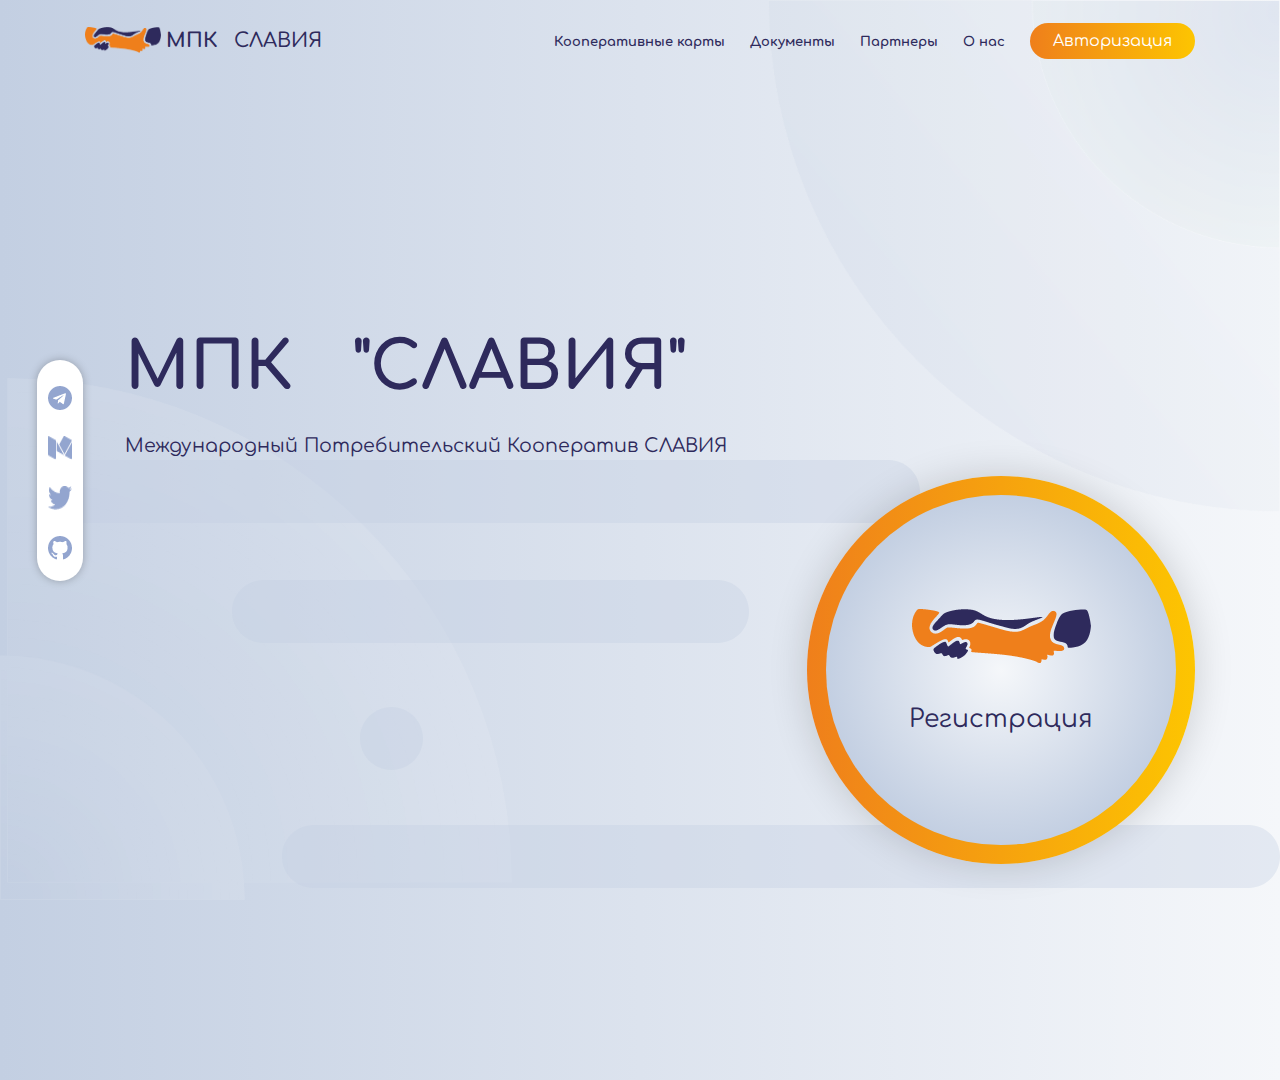
<file: slavia/index.html>
<!DOCTYPE html>
<html lang="en">
<head>
  <meta charset="utf-8">
  <meta http-equiv="X-UA-Compatible" content="IE=edge">
  <meta name="viewport" content="width=device-width, initial-scale=1">

  <title>МПК СЛАВИЯ</title>
  <!-- Стильевые файлы -->
  <link href="https://fonts.googleapis.com/css?family=Comfortaa&display=swap" rel="stylesheet">
  <link href="https://fonts.googleapis.com/css?family=Montserrat&display=swap" rel="stylesheet">
  <link href="https://fonts.googleapis.com/css?family=Comfortaa:700&display=swap" rel="stylesheet">
  <link href="css/bootstrap.css" rel="stylesheet">
  <link href="css/style.css" rel="stylesheet">

</head>
<body>
  <!-- Вставки на фон -->
  <img src="img/bg-left-bottom.png" class="img-bg-left-bottom">
  <img src="img/bg-right-top.png" class="img-bg-right-top">
  <img src="img/bg-center.png" class="img-bg-center">

  <!-- Иконки слева десктоп -->
  <div class="desctop-icons text-center " style="z-index: 5">
    <img src="img/teleg.png"><br>    
    <img src="img/medium.png"> <br>   
    <img src="img/twitter.png"><br>
    <img src="img/github.png">
  </div>
  
  <!--мобильное меню тело -->
  <div class="mobile-menu">
    <div class="container">
      <div class="row">
        <ul class="mobile-menu-ul text-left">
          <a href="coop_cards.html"><li>Кооперативные карты</li></a>
          <a href="documents.html"><li>Документы</li></a>
          <a href="partners.html"><li>Партнеры</li></a>
          <a href="about_us.html"><li>О нас</li></a>
          <a id="modal-545065" href="#modal-container-545065" role="button" class="" data-toggle="modal"><li class="btn-custom-one text-center">Авторизация</li></a>
        </ul>
      </div>
    </div>
  </div>
  <div class="mobile-menu-bg">

  </div>

  <div class="container">
    <div class="row">
      <!-- Шапка главной страницы -->
      <div class="col-md-12"  style="z-index: 5;">
        <div class="row">
          <div class="col-lg-4 col-9">
            <!--Логотип и название -->
            <img src="img/hands_logo.png" class="header-logo">
            <h3 class="header-h3">
              <span>МПК</span> СЛАВИЯ
            </h3>

          </div>
          <div class="col-lg-8 col-3">
            <!-- Десктоп меню -->
            <ul class="desctop-menu text-right d-none d-lg-block">
              <a href="coop_cards.html"><li>Кооперативные карты</li></a>
              <a href="documents.html"><li>Документы</li></a>
              <a href="partners.html"><li>Партнеры</li></a>
              <a href="about_us.html"><li>О нас</li></a>
              <a id="modal-545065" href="#modal-container-545065" role="button" class="" data-toggle="modal"><li class="btn-custom-one text-center">Авторизация</li></a>
            </ul>

            <!--Мобильное меню кнопка-->
            <div class="row d-lg-none">
              <div class="col-12 text-right">
                <img id="burger" class="burger-ico  text-right" src="img/burger.png" status="close">
              </div>
            </div>

          </div>
        </div>
      </div>



      <!--Тело главной страницы -->
      <div class="col-lg-12 d-none d-lg-block"  style="z-index: 4;">
        <h1 class="index-title">МПК "СЛАВИЯ"</h1>
        <p class="index-p">Международный Потребительский Кооператив СЛАВИЯ</p>
      </div>
      <div class="col-md-12 justify-content-end" style="z-index: 4;">
        <!--Кнопка регистрации на главной-->
        <a id="modal-54506521" href="#modal-container-54506521" role="button" class="" data-toggle="modal">
          <div class="index-registration">
            <div class="index-registration-in text-center ">
             <img class="index-registration-img" src="img/hands_logo.png">
             <p class="index-registration-p">Регистрация</p>
           </div>
         </div>
       </a>
     </div>
     <div class="col-md-12 d-lg-none text-center"  style="z-index: 4;">
        <h1 class="index-title mobile-index-tittle">МПК "СЛАВИЯ"</h1>
        <p  class="index-p mobile-index-p">Международный Потребительский Кооператив СЛАВИЯ</p>
      </div>

   </div>
 </div>

 <!--Модальное окно авторизации -->
 <div class="modal fade" id="modal-container-545065" role="dialog" aria-labelledby="myModalLabel" aria-hidden="true">
  <div class="modal-dialog" role="document">
    <div class="modal-content text-center">          
        <!-- <button type="button" class="close" data-dismiss="modal">
          <span aria-hidden="true">×</span>
        </button>      -->    
        <h1 class="modal-h1 text-center">Авторизация в МПК "Славия"</h1>    
        <div class="col-md-12 text-center modal-form">
          <input class="input-modal text-center" type="text" name="login" placeholder="Логин">
          <input class="input-modal text-center" type="password" name="password" placeholder="Пароль">
          <div class="btn-modal ">
            <div  class="btn-custom-one text-center">
              Авторизоваться
            </div>
          </div>

        </div>
      </div>        
    </div>
  </div>

  <!--Модальное окно регистрации -->
  <div class="modal fade" id="modal-container-54506521" role="dialog" aria-labelledby="myModalLabel" aria-hidden="true">
    <div class="modal-dialog" role="document">
      <div class="modal-content text-center">          
        <!-- <button type="button" class="close" data-dismiss="modal">
          <span aria-hidden="true">×</span>
        </button>      -->    
        <h1 class="modal-h1 text-center">Регистрация в МПК "Славия"</h1>    
        <div class="col-md-12 text-center modal-form">
          <input class="input-modal text-center" type="text" name="NAME" placeholder="ФИО">
          <input class="input-modal text-center" type="text" name="login" placeholder="Логин">
          <input class="input-modal text-center" type="password" name="password1" placeholder="Пароль">          
          <input class="input-modal text-center" type="password" name="password2" placeholder="Подтверждение пароля">
          <div class="btn-modal">
            <div  class="btn-custom-one text-center">
              Зарегистрироваться
            </div>
          </div>

        </div>
      </div>        
    </div>
  </div>

  <!-- Scripts -->
  <script src="js/jquery.min.js"></script>
  <script src="js/bootstrap.min.js"></script>
  <script src="js/scripts.js"></script>
</body>
</html>
</file>
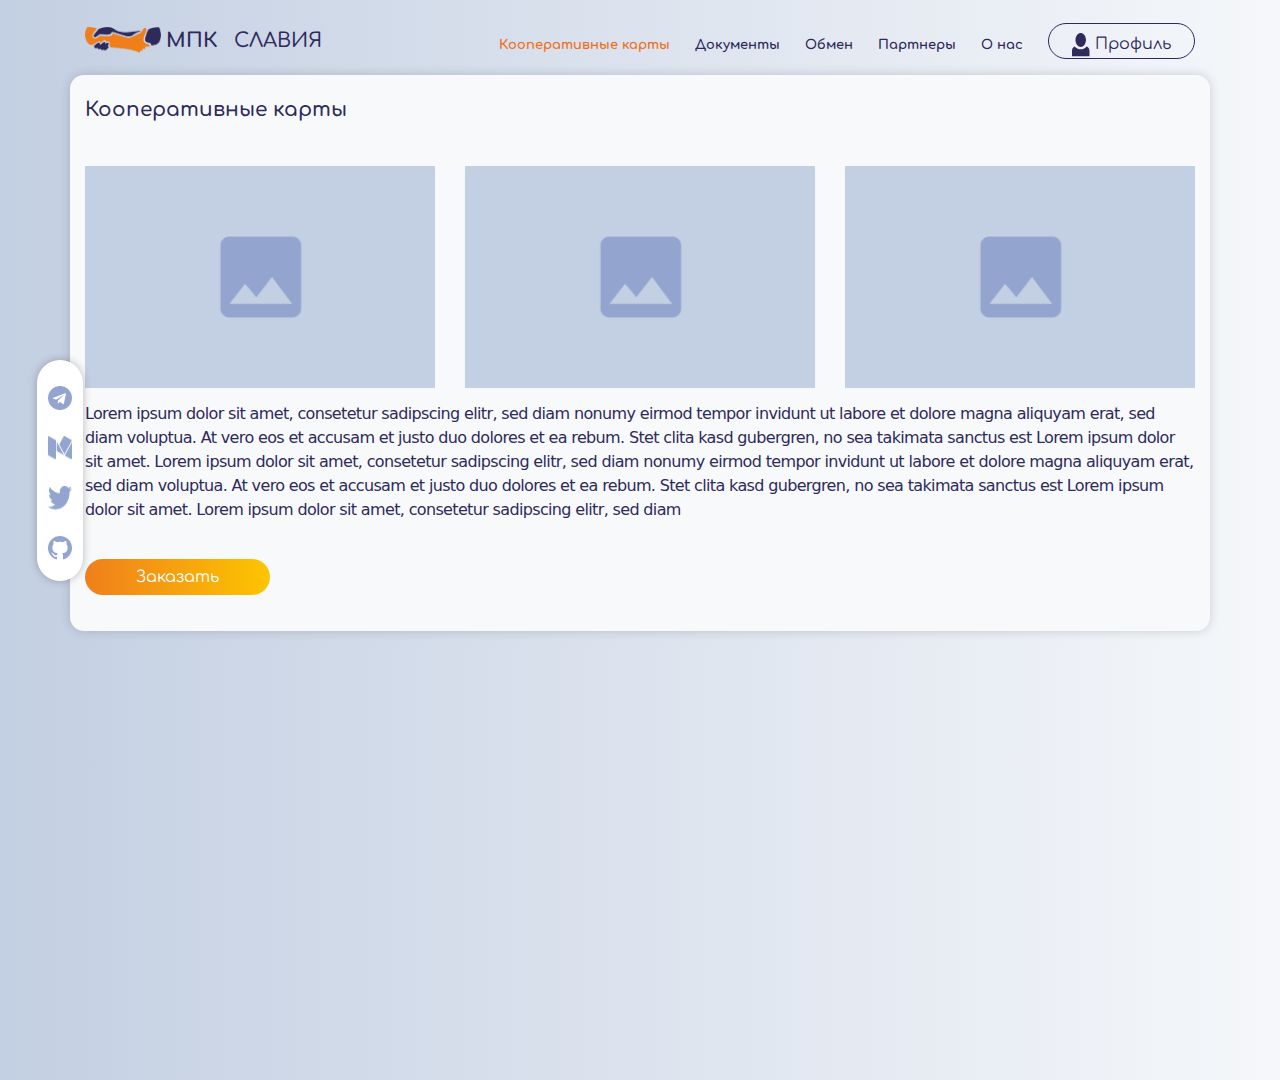
<file: slavia/coop_cards.html>
<!DOCTYPE html>
<html lang="en">
<head>
  <meta charset="utf-8">
  <meta http-equiv="X-UA-Compatible" content="IE=edge">
  <meta name="viewport" content="width=device-width, initial-scale=1">

  <title>МПК СЛАВИЯ</title>
  <!-- Стильевые файлы -->
  <link href="https://fonts.googleapis.com/css?family=Comfortaa&display=swap" rel="stylesheet">
  <link href="https://fonts.googleapis.com/css?family=Montserrat&display=swap" rel="stylesheet">
  <link href="https://fonts.googleapis.com/css?family=Comfortaa:700&display=swap" rel="stylesheet">

  <link href="css/bootstrap.css" rel="stylesheet">
  <link href="css/style.css" rel="stylesheet">

</head>
<body>

  <!-- Иконки слева десктоп -->
  <div class="desctop-icons text-center " style="z-index: 5">
    <img src="img/teleg.png"><br>    
    <img src="img/medium.png"> <br>   
    <img src="img/twitter.png"><br>
    <img src="img/github.png">
  </div>
  
  <!--мобильное меню тело -->
  <div class="mobile-menu">
    <div class="container">
      <div class="row">
        <ul class="mobile-menu-ul text-left">
          <a href="coop_cards.html"><li status="active">Кооперативные карты</li></a>
          <a href="documents.html"><li >Документы</li></a>
          <a href="exchange.html"><li >Обмен</li></a>
          <a href="partners.html"><li >Партнеры</li></a>
          <a href="about_us.html"><li >О нас</li></a>
          <a id="modal-545065" href="profil_user_index.html" role="button" class="" data-toggle="modal"><li class="btn-custom-two  text-center"><img
            src="img/profil.png" > Профиль</li></a>
          </ul>
        </div>
      </div>
    </div>
    <div class="mobile-menu-bg">

    </div>

    <div class="container">
      <div class="row">
        <!-- Шапка главной страницы -->
        <div class="col-md-12"  style="z-index: 5;">
          <div class="row">
            <div class="col-lg-4 col-9">
              <div class="row d-lg-none">
                <!--Логотип и название -->
                <img src="img/hands_logo.png" class="header-logo">
                <h3 class="header-h3" style="margin-top: 22px;">
                  <span>МПК</span> СЛАВИЯ
                </h3>
              </div>
              <div class="d-lg-block d-none">
                <!--Логотип и название -->
                <img src="img/hands_logo.png" class="header-logo">
                <h3 class="header-h3">
                  <span>МПК</span> СЛАВИЯ
                </h3>
              </div>
            </div>
            <div class="col-lg-8 col-3">
              <!-- Десктоп меню -->
              <ul class="desctop-menu text-right d-none d-lg-block">
                <a href="coop_cards.html"><li status="active">Кооперативные карты</li></a>
                <a href="documents.html"><li >Документы</li></a>
                <a href="exchange.html"><li >Обмен</li></a>
                <a href="partners.html"><li>Партнеры</li></a>
                <a href="about_us.html"><li >О нас</li></a>
                <a id="modal-545065" href="profil_user_index.html" role="button" class="" data-toggle="modal"><li class="btn-custom-two text-center" id="profil_user_btn"><img
                  src="img/profil.png"  > Профиль</li></a>
                </ul>

                <!--Мобильное меню кнопка-->
                <div class="row d-lg-none">
                  <div class="col-12 text-right">
                    <img id="burger" class="burger-ico  text-right" src="img/burger.png" status="close">
                  </div>
                </div>

              </div>
            </div>
          </div>




          <!--Тело главной страницы -->
          <div class="col-lg-12"  style="z-index: 4;">
            <div class="row">
              <div class="coop_maps col-lg-12">
                <h1 class="coop_maps-h1">Кооперативные карты</h1>
                <div class="row">
                  <div class="col-lg-4 d-none d-lg-block">
                    <div class="coop_maps-img">
                      <img src="img/zg.png">
                    </div>
                  </div>
                  <div class="col-lg-4  d-none d-lg-block">
                    <div class="coop_maps-img">
                      <img src="img/zg.png">
                    </div>
                  </div>
                  <div class="col-lg-4 d-none d-lg-block">
                    <div class="coop_maps-img">
                      <img src="img/zg.png">
                    </div>
                  </div>
                </div>
                <div id="carouselExampleControls" class="carousel slide d-lg-none d-sm-none d-none d-md-block" data-ride="carousel">
                  <div class="row">
                    <ol class="carousel-indicators">
                      <li data-target="#carouselExampleIndicators" data-slide-to="0" class="active"></li>
                      <li data-target="#carouselExampleIndicators" data-slide-to="1"></li>
                    </ol>
                    <div class="carousel-inner">
                      <div class="carousel-item active">
                        <div class="col-md-6">
                          <div class="coop_maps-img">
                            <img src="img/zg.png">
                          </div>
                        </div>
                        <div class="col-md-6">
                          <div class="coop_maps-img">
                            <img src="img/zg.png">
                          </div>
                        </div>
                      </div>
                      <div class="carousel-item">
                        <div class="col-md-6">
                          <div class="coop_maps-img">
                            <img src="img/zg.png">
                          </div>
                        </div>
                        <div class="col-md-6">
                          <div class="coop_maps-img">
                            <img src="img/zg.png">
                          </div>
                        </div>
                      </div>
                    </div>
                    <a class="carousel-control-prev" href="#carouselExampleControls" role="button" data-slide="prev">
                      <span class="carousel-control-prev-icon" aria-hidden="true"></span>
                      <span class="sr-only">Previous</span>
                    </a>
                    <a class="carousel-control-next" href="#carouselExampleControls" role="button" data-slide="next">
                      <span class="carousel-control-next-icon" aria-hidden="true"></span>
                      <span class="sr-only">Next</span>
                    </a>
                  </div>
                </div>
                <div id="carouselExampleControls2" class="carousel slide d-lg-none d-md-none d-sm-block" data-ride="carousel">
                  <div class="row">
                    <ol class="carousel-indicators">
                      <li data-target="#carouselExampleIndicators2" data-slide-to="0" class="active"></li>
                      <li data-target="#carouselExampleIndicators2" data-slide-to="1"></li>
                      <li data-target="#carouselExampleIndicators2" data-slide-to="3"></li>
                    </ol>
                    <div class="carousel-inner">
                      <div class="carousel-item active">
                        <div class="col-md-12">
                          <div class="coop_maps-img">
                            <img src="img/zg.png">
                          </div>
                        </div>
                      </div>
                      <div class="carousel-item">
                        <div class="col-md-12">
                          <div class="coop_maps-img">
                            <img src="img/zg.png">
                          </div>
                        </div>                       
                      </div>
                       <div class="carousel-item">
                        <div class="col-md-12">
                          <div class="coop_maps-img">
                            <img src="img/zg.png">
                          </div>
                        </div>                       
                      </div>
                    </div>
                    <a class="carousel-control-prev" href="#carouselExampleControls2" role="button" data-slide="prev">
                      <span class="carousel-control-prev-icon" aria-hidden="true"></span>
                      <span class="sr-only">Previous</span>
                    </a>
                    <a class="carousel-control-next" href="#carouselExampleControls2" role="button" data-slide="next">
                      <span class="carousel-control-next-icon" aria-hidden="true"></span>
                      <span class="sr-only">Next</span>
                    </a>
                  </div>
                </div>
                <p class="coop_maps-p">Lorem ipsum dolor sit amet, consetetur sadipscing elitr, sed diam nonumy eirmod tempor invidunt ut labore et dolore magna aliquyam erat, sed diam voluptua. At vero eos et accusam et justo duo dolores et ea rebum. Stet clita kasd gubergren, no sea takimata sanctus est Lorem ipsum dolor sit amet. Lorem ipsum dolor sit amet, consetetur sadipscing elitr, sed diam nonumy eirmod tempor invidunt ut labore et dolore magna aliquyam erat, sed diam voluptua. At vero eos et accusam et justo duo dolores et ea rebum. Stet clita kasd gubergren, no sea takimata sanctus est Lorem ipsum dolor sit amet. Lorem ipsum dolor sit amet, consetetur sadipscing elitr, sed diam</p>

                <div class="col-lg-2 col-md-4 col-sm-12 ">
                  <div class="row coop_maps-btn">
                  <div class="btn-custom-one text-center w-100" >
                    Заказать
                  </div>
                </div>
                </div>
              </div>
            </div>
          </div>

        </div>
      </div>



      <!-- Scripts -->
      <script src="js/jquery.min.js"></script>
      <script src="js/bootstrap.min.js"></script>
      <script src="js/scripts.js"></script>


    </body>
    </html>
</file>
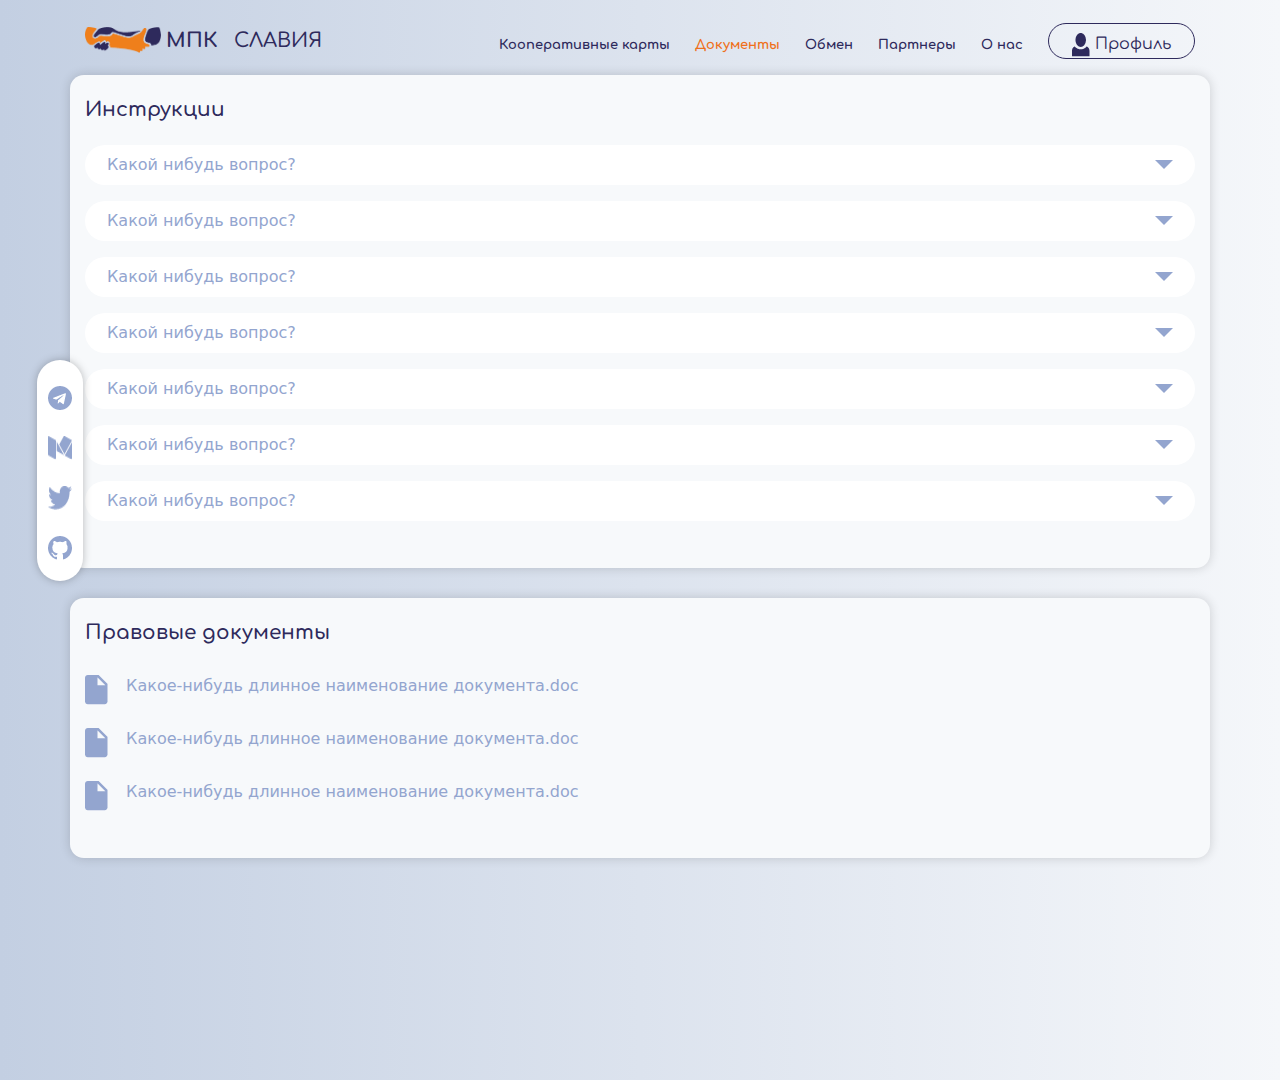
<file: slavia/documents.html>
<!DOCTYPE html>
<html lang="en">
<head>
  <meta charset="utf-8">
  <meta http-equiv="X-UA-Compatible" content="IE=edge">
  <meta name="viewport" content="width=device-width, initial-scale=1">

  <title>МПК СЛАВИЯ</title>
  <!-- Стильевые файлы -->
  <link href="https://fonts.googleapis.com/css?family=Comfortaa&display=swap" rel="stylesheet">
  <link href="https://fonts.googleapis.com/css?family=Montserrat&display=swap" rel="stylesheet">
  <link href="https://fonts.googleapis.com/css?family=Comfortaa:700&display=swap" rel="stylesheet">

  <link href="css/bootstrap.css" rel="stylesheet">
  <link href="css/style.css" rel="stylesheet">

</head>
<body>

  <!-- Иконки слева десктоп -->
  <div class="desctop-icons text-center " style="z-index: 5">
    <img src="img/teleg.png"><br>    
    <img src="img/medium.png"> <br>   
    <img src="img/twitter.png"><br>
    <img src="img/github.png">
  </div>
  
  <!--мобильное меню тело -->
  <div class="mobile-menu">
    <div class="container">
      <div class="row">
        <ul class="mobile-menu-ul text-left">
          <a href="coop_cards.html"><li>Кооперативные карты</li></a>
          <a href="documents.html"><li status="active">Документы</li></a>
          <a href="exchange.html"><li >Обмен</li></a>
          <a href="partners.html"><li >Партнеры</li></a>
          <a href="about_us.html"><li >О нас</li></a>
          <a id="modal-545065" href="profil_user_index.html" role="button" class="" data-toggle="modal"><li class="btn-custom-two  text-center"><img
            src="img/profil.png" > Профиль</li></a>
          </ul>
        </div>
      </div>
    </div>
    <div class="mobile-menu-bg">

    </div>

    <div class="container">
      <div class="row">
        <!-- Шапка главной страницы -->
        <div class="col-md-12"  style="z-index: 5;">
          <div class="row">
            <div class="col-lg-4 col-9">
              <div class="row d-lg-none">
                <!--Логотип и название -->
                <img src="img/hands_logo.png" class="header-logo">
                <h3 class="header-h3" style="margin-top: 22px;">
                  <span>МПК</span> СЛАВИЯ
                </h3>
              </div>
              <div class="d-lg-block d-none">
                <!--Логотип и название -->
                <img src="img/hands_logo.png" class="header-logo">
                <h3 class="header-h3">
                  <span>МПК</span> СЛАВИЯ
                </h3>
              </div>
            </div>
            <div class="col-lg-8 col-3">
              <!-- Десктоп меню -->
              <ul class="desctop-menu text-right d-none d-lg-block">
                <a href="coop_cards.html"><li >Кооперативные карты</li></a>
                <a href="documents.html"><li status="active">Документы</li></a>
                <a href="exchange.html"><li >Обмен</li></a>
                <a href="partners.html"><li>Партнеры</li></a>
                <a href="about_us.html"><li >О нас</li></a>
                <a id="modal-545065" href="profil_user_index.html" role="button" class="" data-toggle="modal"><li class="btn-custom-two text-center" id="profil_user_btn"><img
                  src="img/profil.png"  > Профиль</li></a>
                </ul>

                <!--Мобильное меню кнопка-->
                <div class="row d-lg-none">
                  <div class="col-12 text-right">
                    <img id="burger" class="burger-ico  text-right" src="img/burger.png" status="close">
                  </div>
                </div>

              </div>
            </div>
          </div>



          <!--Тело главной страницы -->
          <div class="col-lg-12"  style="z-index: 4;">
            <div class="row">
              <div class="coop_maps question-bg col-lg-12">
                <h1 class="coop_maps-h1">Инструкции</h1>
                <div class="row">

                    <div class="col-12">
                      <div class="question" id="one_q">
                        <div class="row">

                          <div class="col-12 question-title">
                            <h1>Какой нибудь вопрос?</h1>
                            <img src="img/close.png">
                         </div>
                          <div class="col-12 question-text">
                            <div class="line-question">
                            </div>
                            <p class="coop_maps-p">Lorem ipsum dolor sit amet, consetetur sadipscing elitr, sed diam nonumy eirmod tempor invidunt ut labore et dolore magna aliquyam erat, sed diam voluptua. At vero eos et accusam et justo duo dolores et ea rebum. Stet clita kasd gubergren, no sea takimata sanctus est Lorem ipsum dolor sit amet. Lorem ipsum dolor sit amet, consetetur sadipscing elitr, sed diam nonumy eirmod tempor invidunt ut labore et dolore magna aliquyam erat, sed diam voluptua. At vero eos et accusam et justo duo dolores et ea rebum. Stet clita kasd gubergren, no sea takimata sanctus est Lorem ipsum dolor sit amet. Lorem ipsum dolor sit amet, consetetur sadipscing elitr, sed diam</p>
                          </div>

                        </div>
                      </div>
                    </div>

                    <div class="col-12">
                      <div class="question" id="two_q">
                        <div class="row">

                          <div class="col-12 question-title">
                            <h1>Какой нибудь вопрос?</h1>
                            <img src="img/close.png">
                          </div>
                          
                          <div class="col-12 question-text">
                            <div class="line-question">
                            </div>
                            <p class="coop_maps-p">Lorem ipsum dolor sit amet, consetetur sadipscing elitr, sed diam nonumy eirmod tempor invidunt ut labore et dolore magna aliquyam erat, sed diam voluptua. At vero eos et accusam et justo duo dolores et ea rebum. Stet clita kasd gubergren, no sea takimata sanctus est Lorem ipsum dolor sit amet. Lorem ipsum dolor sit amet, consetetur sadipscing elitr, sed diam nonumy eirmod tempor invidunt ut labore et dolore magna aliquyam erat, sed diam voluptua. At vero eos et accusam et justo duo dolores et ea rebum. Stet clita kasd gubergren, no sea takimata sanctus est Lorem ipsum dolor sit amet. Lorem ipsum dolor sit amet, consetetur sadipscing elitr, sed diam</p>
                          </div>

                        </div>
                      </div>
                    </div>

                    <div class="col-12">
                      <div class="question" id="three_q">
                        <div class="row">

                          <div class="col-12 question-title">
                            <h1>Какой нибудь вопрос?</h1>
                            <img src="img/close.png">
                          </div>
                          
                          <div class="col-12 question-text">
                            <div class="line-question">
                            </div>
                            <p class="coop_maps-p">Lorem ipsum dolor sit amet, consetetur sadipscing elitr, sed diam nonumy eirmod tempor invidunt ut labore et dolore magna aliquyam erat, sed diam voluptua. At vero eos et accusam et justo duo dolores et ea rebum. Stet clita kasd gubergren, no sea takimata sanctus est Lorem ipsum dolor sit amet. Lorem ipsum dolor sit amet, consetetur sadipscing elitr, sed diam nonumy eirmod tempor invidunt ut labore et dolore magna aliquyam erat, sed diam voluptua. At vero eos et accusam et justo duo dolores et ea rebum. Stet clita kasd gubergren, no sea takimata sanctus est Lorem ipsum dolor sit amet. Lorem ipsum dolor sit amet, consetetur sadipscing elitr, sed diam</p>
                          </div>

                        </div>
                      </div>
                    </div>

                    <div class="col-12">
                      <div class="question" id="four_q">
                        <div class="row">

                          <div class="col-12 question-title">
                            <h1>Какой нибудь вопрос?</h1>
                            <img src="img/close.png">
                          </div>
                          
                          <div class="col-12 question-text">
                            <div class="line-question">
                            </div>
                            <p class="coop_maps-p">Lorem ipsum dolor sit amet, consetetur sadipscing elitr, sed diam nonumy eirmod tempor invidunt ut labore et dolore magna aliquyam erat, sed diam voluptua. At vero eos et accusam et justo duo dolores et ea rebum. Stet clita kasd gubergren, no sea takimata sanctus est Lorem ipsum dolor sit amet. Lorem ipsum dolor sit amet, consetetur sadipscing elitr, sed diam nonumy eirmod tempor invidunt ut labore et dolore magna aliquyam erat, sed diam voluptua. At vero eos et accusam et justo duo dolores et ea rebum. Stet clita kasd gubergren, no sea takimata sanctus est Lorem ipsum dolor sit amet. Lorem ipsum dolor sit amet, consetetur sadipscing elitr, sed diam</p>
                          </div>

                        </div>
                      </div>
                    </div>

                    <div class="col-12">
                      <div class="question" id="five_q">
                        <div class="row">

                          <div class="col-12 question-title">
                            <h1>Какой нибудь вопрос?</h1>
                            <img src="img/close.png">
                          </div>
                          
                          <div class="col-12 question-text">
                            <div class="line-question">
                            </div>
                            <p class="coop_maps-p">Lorem ipsum dolor sit amet, consetetur sadipscing elitr, sed diam nonumy eirmod tempor invidunt ut labore et dolore magna aliquyam erat, sed diam voluptua. At vero eos et accusam et justo duo dolores et ea rebum. Stet clita kasd gubergren, no sea takimata sanctus est Lorem ipsum dolor sit amet. Lorem ipsum dolor sit amet, consetetur sadipscing elitr, sed diam nonumy eirmod tempor invidunt ut labore et dolore magna aliquyam erat, sed diam voluptua. At vero eos et accusam et justo duo dolores et ea rebum. Stet clita kasd gubergren, no sea takimata sanctus est Lorem ipsum dolor sit amet. Lorem ipsum dolor sit amet, consetetur sadipscing elitr, sed diam</p>
                          </div>

                        </div>
                      </div>
                    </div>

                    <div class="col-12">
                      <div class="question" id="six_q">
                        <div class="row">

                          <div class="col-12 question-title">
                            <h1>Какой нибудь вопрос?</h1>
                            <img src="img/close.png">
                          </div>
                          
                          <div class="col-12 question-text">
                            <div class="line-question">
                            </div>
                            <p class="coop_maps-p">Lorem ipsum dolor sit amet, consetetur sadipscing elitr, sed diam nonumy eirmod tempor invidunt ut labore et dolore magna aliquyam erat, sed diam voluptua. At vero eos et accusam et justo duo dolores et ea rebum. Stet clita kasd gubergren, no sea takimata sanctus est Lorem ipsum dolor sit amet. Lorem ipsum dolor sit amet, consetetur sadipscing elitr, sed diam nonumy eirmod tempor invidunt ut labore et dolore magna aliquyam erat, sed diam voluptua. At vero eos et accusam et justo duo dolores et ea rebum. Stet clita kasd gubergren, no sea takimata sanctus est Lorem ipsum dolor sit amet. Lorem ipsum dolor sit amet, consetetur sadipscing elitr, sed diam</p>
                          </div>

                        </div>
                      </div>
                    </div>

                    <div class="col-12">
                      <div class="question" id="seven_q">
                        <div class="row">

                          <div class="col-12 question-title">
                            <h1>Какой нибудь вопрос?</h1>
                            <img src="img/close.png">
                          </div>
                          
                          <div class="col-12 question-text">
                            <div class="line-question">
                            </div>
                            <p class="coop_maps-p">Lorem ipsum dolor sit amet, consetetur sadipscing elitr, sed diam nonumy eirmod tempor invidunt ut labore et dolore magna aliquyam erat, sed diam voluptua. At vero eos et accusam et justo duo dolores et ea rebum. Stet clita kasd gubergren, no sea takimata sanctus est Lorem ipsum dolor sit amet. Lorem ipsum dolor sit amet, consetetur sadipscing elitr, sed diam nonumy eirmod tempor invidunt ut labore et dolore magna aliquyam erat, sed diam voluptua. At vero eos et accusam et justo duo dolores et ea rebum. Stet clita kasd gubergren, no sea takimata sanctus est Lorem ipsum dolor sit amet. Lorem ipsum dolor sit amet, consetetur sadipscing elitr, sed diam</p>
                          </div>

                        </div>
                      </div>
                    </div>

                </div>
              </div>
              <div class="coop_maps  col-lg-12">
                <h1 class="coop_maps-h1">Правовые документы</h1>
                <div class="row doc-bg">
                  <div class="col-12 doc ">
                    <img src="img/file_doc.png"> 
                    <h1 >Какое-нибудь длинное наименование документа.doc</h1>
                  </div>

                  <div class="col-12 doc ">
                    <img src="img/file_doc.png"> 
                    <h1 >Какое-нибудь длинное наименование документа.doc</h1>
                  </div>

                  <div class="col-12 doc ">
                    <img src="img/file_doc.png"> 
                    <h1 >Какое-нибудь длинное наименование документа.doc</h1>
                  </div>
                </div>
              </div>                   
            </div>
          </div>
         

        </div>
      </div>



      <!-- Scripts -->
      <script src="js/jquery.min.js"></script>
      <script src="js/bootstrap.min.js"></script>
      <script src="js/scripts.js"></script>

      <script type="text/javascript">
        //открытие текста вопроса
        $('.question').click(function (){
          var id = this.id;
          var block = $('#'+id+ ' .question-text').css('display');
          if (block == 'none')
          {
            $('#' + id + ' .question-text').slideDown("slow");
            $('#'+id + ' img').attr('src', 'img/open.png')
          }
          else
          {
            $('#' + id + ' .question-text').slideUp("slow");
            $('#'+id + ' img').attr('src', 'img/close.png')
          }
          
        });
      </script>
    </body>
    </html>
</file>
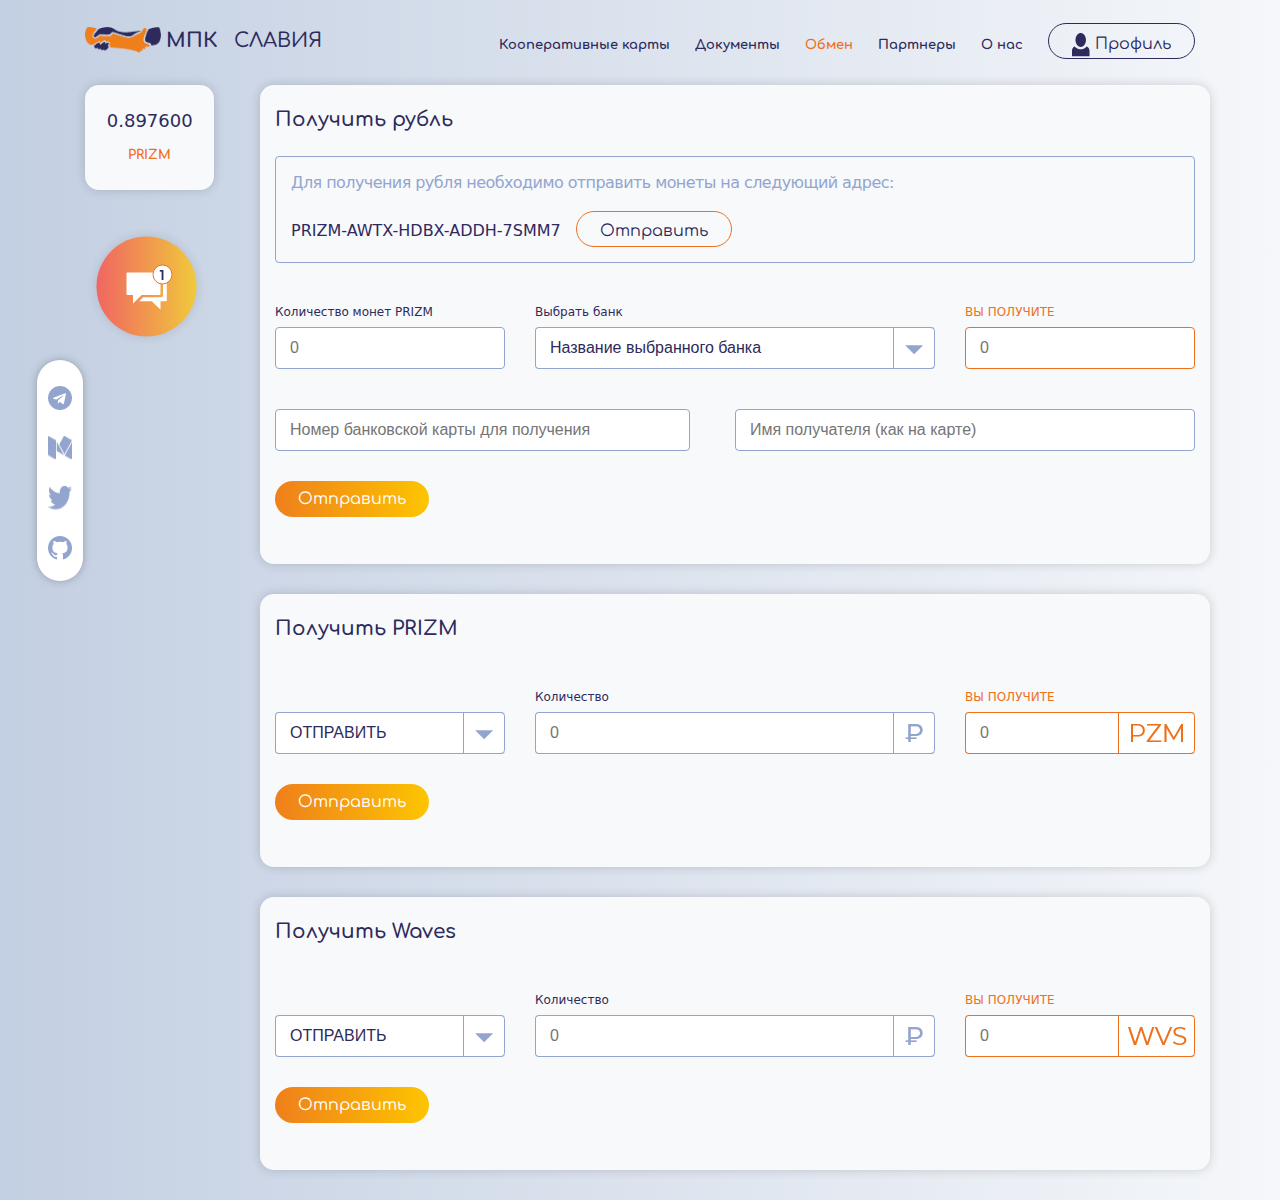
<file: slavia/exchange.html>
<!DOCTYPE html>
<html lang="en">
<head>
  <meta charset="utf-8">
  <meta http-equiv="X-UA-Compatible" content="IE=edge">
  <meta name="viewport" content="width=device-width, initial-scale=1">

  <title>МПК СЛАВИЯ</title>
  <!-- Стильевые файлы -->
  <link href="https://fonts.googleapis.com/css?family=Comfortaa&display=swap" rel="stylesheet">
  <link href="https://fonts.googleapis.com/css?family=Montserrat&display=swap" rel="stylesheet">
  <link href="https://fonts.googleapis.com/css?family=Comfortaa:700&display=swap" rel="stylesheet">

  <link href="css/bootstrap.css" rel="stylesheet">
  <link href="css/style.css" rel="stylesheet">

</head>
<body>

  <!-- Иконки слева десктоп -->
  <div class="desctop-icons text-center " style="z-index: 5">
    <img src="img/teleg.png"><br>    
    <img src="img/medium.png"> <br>   
    <img src="img/twitter.png"><br>
    <img src="img/github.png">
  </div>
  
  <!--мобильное меню тело -->
  <div class="mobile-menu">
    <div class="container">
      <div class="row">
        <ul class="mobile-menu-ul text-left">
          <a href="coop_cards.html"><li>Кооперативные карты</li></a>
          <a href="documents.html"><li >Документы</li></a>
          <a href="exchange.html"><li status="active">Обмен</li></a>
          <a href="partners.html"><li >Партнеры</li></a>
          <a href="about_us.html"><li >О нас</li></a>
          <a id="modal-545065" href="#modal-container-545065" role="button" class="" data-toggle="modal"><li class="btn-custom-two  text-center"><img
            src="img/profil.png" > Профиль</li></a>
          </ul>
        </div>
      </div>
    </div>
    <div class="mobile-menu-bg">

    </div>

    <div class="container">
      <div class="row">
        <!-- Шапка главной страницы -->
        <div class="col-md-12"  style="z-index: 5;">
          <div class="row">
            <div class="col-lg-4 col-9">
              <div class="row d-lg-none">
                <!--Логотип и название -->
                <img src="img/hands_logo.png" class="header-logo">
                <h3 class="header-h3" style="margin-top: 22px;">
                  <span>МПК</span> СЛАВИЯ
                </h3>
              </div>
              <div class="d-lg-block d-none">
                <!--Логотип и название -->
                <img src="img/hands_logo.png" class="header-logo">
                <h3 class="header-h3">
                  <span>МПК</span> СЛАВИЯ
                </h3>
              </div>
            </div>
            <div class="col-lg-8 col-3">
              <!-- Десктоп меню -->
              <ul class="desctop-menu text-right d-none d-lg-block">
                <a href="coop_cards.html"><li >Кооперативные карты</li></a>
                <a href="documents.html"><li >Документы</li></a>
                <a href="exchange.html"><li status="active">Обмен</li></a>
                <a href="partners.html"><li>Партнеры</li></a>
                <a href="about_us.html"><li >О нас</li></a>
                <a id="modal-545065" href="#modal-container-545065" role="button" class="" data-toggle="modal"><li class="btn-custom-two text-center" id="profil_user_btn"><img
                  src="img/profil.png"  > Профиль</li></a>
                </ul>

                <!--Мобильное меню кнопка-->
                <div class="row d-lg-none">
                  <div class="col-12 text-right">
                    <img id="burger" class="burger-ico  text-right" src="img/burger.png" status="close">
                  </div>
                </div>

              </div>
            </div>
          </div>


          <!--Кнопка чата fixed-->
          <img src="img/chat_ico.png" class="chat_ico-fixed d-lg-none">  

          <div class="d-lg-none col-md-12"  style="z-index: 4; margin-top: 10px;">
            <div class="row">
              <div class="coop_maps question-bg  ex-mob-pd">
                  <h1 class="ib ex-mobile-h1-num">0.897600</h1>
                  <h1 class="ib ex-mobile-h1-prizm">prizm</h1>
              </div>
            </div>
          </div>
          <!--Тело главной страницы  desctop-->
          <div class="col-lg-2 left-panel d-none d-lg-block" style=" margin-top: 10px;">           
            <div class="coop_maps question-bg col-lg-12 col-md-4">
              <div class="row ">
                <div class="col-12 text-center" >
                  <h1 class="coin-num ">
                    0.897600
                  </h1>
                  <h1 class="coin-num-name ">
                    prizm
                  </h1>
                </div>
              </div>  
            </div>
            <div class="col-lg-12 col-md-4">
              <div class="row">
                <div class="col-12 text-center">
                  <img src="img/chat_ico.png" class="chat_ico">  
                </div>
              </div>

            </div>                   
          </div>
          <div class="col-lg-10 d-none d-lg-block"  style="z-index: 4; margin-top: 10px;">
            <div class="row">
              <div class="coop_maps question-bg col-lg-12">
                <h1 class="coop_maps-h1">Получить рубль</h1>
                
                <div class="col-12 pryamougolnik">
                  <p>Для получения рубля необходимо отправить монеты на следующий адрес:</p>
                  <h3>PRIZM-AWTX-HDBX-ADDH-7SMM7</h3>
                  <button class="btn-custom-two  text-center">Отправить</button>
                </div>
                <div class="col-12">
                  <div class="row">
                    <div class="col-lg-3 input-exchange">
                      <div class="row">
                        <span>Количество монет PRIZM</span>
                        <input placeholder="0" type="text" name="">
                      </div>                       
                    </div>
                    <div class="col-lg-6 input-exchange ">
                      <div class="row ">
                        <span class="select-exchange">Выбрать банк</span>
                        <div class="select-exchange w-100">
                          <select>
                            <option>Название выбранного банка</option>
                          </select>
                        </div>
                      </div>
                    </div>
                    <div class="col-lg-3 input-exchange orange-input">
                      <div class="row">
                        <span>Вы получите</span>
                        <input placeholder="0" id="exp" type="text" name="">
                      </div>
                    </div>
                  </div>
                </div>
                <div class="col-12">
                  <div class="row">
                    <div class="col-lg-6 input-exchange">
                      <div class="row">
                        <input type="text" name="" class="input-pd-right" placeholder="Номер банковской карты для получения">
                      </div>
                    </div>
                    <div class="col-lg-6 input-exchange">
                      <div class="row">
                        <input type="text" name="" placeholder="Имя получателя (как на карте)">
                      </div>
                    </div>
                    <div class="col-12">
                      <div class="row">
                        <div class="btn-custom-one exchange-pd text-center">
                          Отправить
                        </div>
                      </div>
                    </div>
                  </div>
                </div>
                
                
                
              </div>                  
              <div class="coop_maps question-bg col-lg-12">
                <h1 class="coop_maps-h1">Получить PRIZM</h1>


                <div class="col-12">
                  <div class="row">
                    <div class="col-lg-3 input-exchange select-custom">
                      <div class="row">
                        <span>&nbsp;</span>
                        <select class="">
                          <option>ОТПРАВИТЬ</option>
                        </select>
                      </div>                       
                    </div>
                    <div class="col-lg-6 input-exchange  input-custom-rub">
                      <div class="row ">
                        <span class="select-exchange">Количество</span>
                        <div class="select-exchange w-100">
                          <input placeholder="0" type="text" name="">
                        </div>
                      </div>
                    </div>
                    <div class="col-lg-3 input-exchange orange-input input-custom-prizm">
                      <div class="row">
                        <span>Вы получите</span>
                        <input placeholder="0" id="exp" type="text" name="">
                      </div>
                    </div>
                  </div>
                </div>
                <div class="col-12">
                  <div class="row">

                    <div class="col-12">
                      <div class="row">
                        <div class="btn-custom-one exchange-pd text-center">
                          Отправить
                        </div>
                      </div>
                    </div>
                  </div>
                </div>
                
                
                
              </div>
              <div class="coop_maps question-bg col-lg-12">
                <h1 class="coop_maps-h1">Получить Waves</h1>


                <div class="col-12">
                  <div class="row">
                    <div class="col-lg-3 input-exchange select-custom">
                      <div class="row">
                        <span>&nbsp;</span>
                        <select class="">
                          <option>ОТПРАВИТЬ</option>
                        </select>
                      </div>                       
                    </div>
                    <div class="col-lg-6 input-exchange  input-custom-rub">
                      <div class="row ">
                        <span class="select-exchange">Количество</span>
                        <div class="select-exchange w-100">
                          <input placeholder="0" type="text" name="">
                        </div>
                      </div>
                    </div>
                    <div class="col-lg-3 input-exchange orange-input input-custom-waws">
                      <div class="row">
                        <span>Вы получите</span>
                        <input placeholder="0" id="exp" type="text" name="">
                      </div>
                    </div>
                  </div>
                </div>
                <div class="col-12">
                  <div class="row">

                    <div class="col-12">
                      <div class="row">
                        <div class="btn-custom-one exchange-pd text-center">
                          Отправить
                        </div>
                      </div>
                    </div>
                  </div>
                </div>
                
                
                
              </div>                   
            </div>
          </div>


          <!-- Тело главной страницы mobile -->
          <div class="col-md-12 d-lg-none"  style="z-index: 4; margin-top: 10px;">
            <div class="row">
              <div class="coop_maps question-bg col-lg-12 ex-mob-pd" style="">
                <div class="click_ex" id="one-ex">
                  <h1 class="coop_maps-h1 ib">Получить рубль</h1>
                  <img src="img/close.png" class="close_ex ib">

                  <div class="tab-ex">
                    <div class="col-12 pryamougolnik">
                      <p>Для получения рубля необходимо отправить монеты на следующий адрес:</p>
                      <h3>PRIZM-AWTX-HDBX-ADDH-7SMM7</h3>
                      <button class="btn-custom-two  text-center">Отправить</button>
                    </div>
                    <div class="col-12">
                      <div class="row">
                        <div class="col-lg-3 input-exchange">
                          <div class="row">
                            <span>Количество монет PRIZM</span>
                            <input placeholder="0" type="text" name="">
                          </div>                       
                        </div>
                        <div class="col-lg-6 input-exchange ">
                          <div class="row ">
                            <span class="select-exchange">Выбрать банк</span>
                            <div class="select-exchange w-100">
                              <select>
                                <option>Название выбранного банка</option>
                              </select>
                            </div>
                          </div>
                        </div>
                        <div class="col-lg-3 input-exchange orange-input">
                          <div class="row">
                            <span>Вы получите</span>
                            <input placeholder="0" id="exp" type="text" name="">
                          </div>
                        </div>
                      </div>
                    </div>
                    <div class="col-12">
                      <div class="row">
                        <div class="col-lg-6 input-exchange">
                          <div class="row">
                            <input type="text" name="" class="input-pd-right" placeholder="Номер банковской карты для получения">
                          </div>
                        </div>
                        <div class="col-lg-6 input-exchange">
                          <div class="row">
                            <input type="text" name="" placeholder="Имя получателя (как на карте)">
                          </div>
                        </div>
                        <div class="col-12">
                          <div class="row">
                            <div class="btn-custom-one exchange-pd text-center">
                              Отправить
                            </div>
                          </div>
                        </div>
                      </div>
                    </div>
                  </div>
                </div>
                
              </div>                  
              <div class="coop_maps question-bg col-lg-12 ex-mob-pd">
                <div class="click_ex" id="two-ex">
                  <h1 class="coop_maps-h1 ib">Получить PRIZM</h1>
                  <img src="img/close.png" class="close_ex ib">
                  <div class="tab-ex">
                    <div class="col-12">
                      <div class="row">
                        <div class="col-lg-3 input-exchange select-custom">
                          <div class="row">
                            <span>&nbsp;</span>
                            <select class="">
                              <option>ОТПРАВИТЬ</option>
                            </select>
                          </div>                       
                        </div>
                        <div class="col-lg-6 input-exchange  input-custom-rub">
                          <div class="row ">
                            <span class="select-exchange">Количество</span>
                            <div class="select-exchange w-100">
                              <input placeholder="0" type="text" name="">
                            </div>
                          </div>
                        </div>
                        <div class="col-lg-3 input-exchange orange-input input-custom-prizm">
                          <div class="row">
                            <span>Вы получите</span>
                            <input placeholder="0" id="exp" type="text" name="">
                          </div>
                        </div>
                      </div>
                    </div>
                    <div class="col-12">
                      <div class="row">

                        <div class="col-12">
                          <div class="row">
                            <div class="btn-custom-one exchange-pd text-center">
                              Отправить
                            </div>
                          </div>
                        </div>
                      </div>
                    </div>
                  </div>
                </div>
                
                
              </div>
              <div class="coop_maps question-bg col-lg-12 ex-mob-pd">
                <div class="click_ex" id="three-ex">
                  <h1 class="coop_maps-h1 ib">Получить Waves</h1>
                  <img src="img/close.png" class="close_ex ib">
                  <div class="tab-ex">
                    <div class="col-12">
                      <div class="row">
                        <div class="col-lg-3 input-exchange select-custom">
                          <div class="row">
                            <span>&nbsp;</span>
                            <select class="">
                              <option>ОТПРАВИТЬ</option>
                            </select>
                          </div>                       
                        </div>
                        <div class="col-lg-6 input-exchange  input-custom-rub">
                          <div class="row ">
                            <span class="select-exchange">Количество</span>
                            <div class="select-exchange w-100">
                              <input placeholder="0" type="text" name="">
                            </div>
                          </div>
                        </div>
                        <div class="col-lg-3 input-exchange orange-input input-custom-waws">
                          <div class="row">
                            <span>Вы получите</span>
                            <input placeholder="0" id="exp" type="text" name="">
                          </div>
                        </div>
                      </div>
                    </div>
                    <div class="col-12">
                      <div class="row">

                        <div class="col-12">
                          <div class="row">
                            <div class="btn-custom-one exchange-pd text-center">
                              Отправить
                            </div>
                          </div>
                        </div>
                      </div>
                    </div>
                  </div>
                </div>
                
                
                
              </div>                   
            </div>
          </div>



        </div>
      </div>
      




      <!-- Scripts -->
      <script src="js/jquery.min.js"></script>
      <script src="js/bootstrap.min.js"></script>
      <script src="js/scripts.js"></script>
      <script type="js/mask.js"></script>

      <script type="text/javascript">
        //open and close mobile form exchange
        $('.click_ex').click(function(){
          var id = this.id;
          var block = $('#'+id+ ' .tab-ex').css('display');
          if (block == 'none')
          {
            $('#' + id + ' .tab-ex').slideDown("slow");
            $('#'+id + ' img').attr('src', 'img/open.png')
          }
          else
          {
            $('#' + id + ' .tab-ex').slideUp("slow");
            $('#'+id + ' img').attr('src', 'img/close.png')
          }
        });

      </script>



    </body>
    </html>
</file>
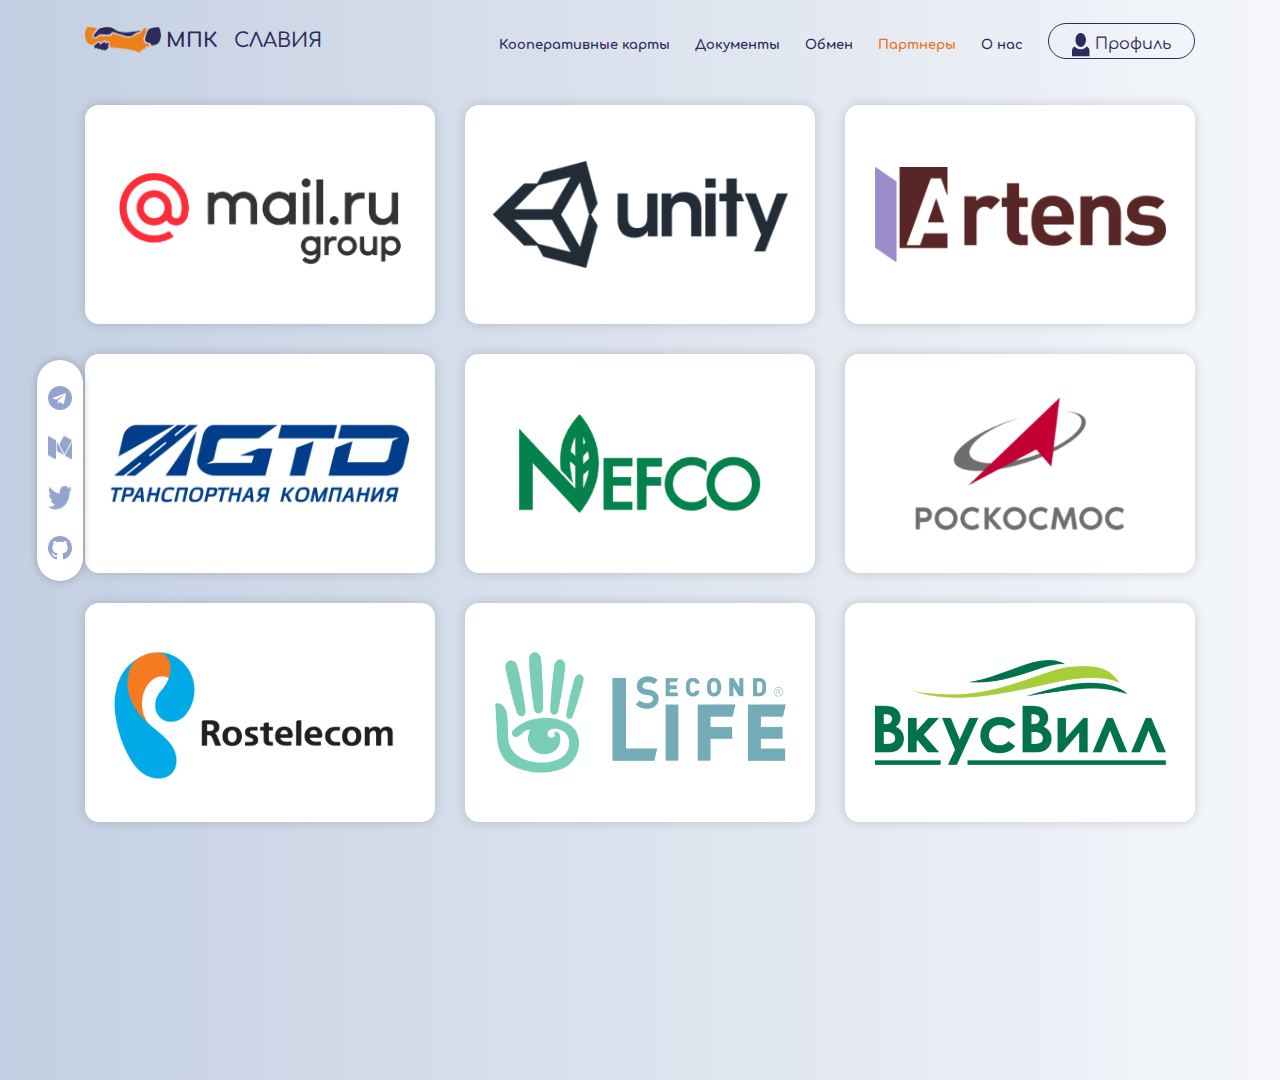
<file: slavia/partners.html>
<!DOCTYPE html>
<html lang="en">
<head>
  <meta charset="utf-8">
  <meta http-equiv="X-UA-Compatible" content="IE=edge">
  <meta name="viewport" content="width=device-width, initial-scale=1">

  <title>МПК СЛАВИЯ</title>
  <!-- Стильевые файлы -->
  <link href="https://fonts.googleapis.com/css?family=Comfortaa&display=swap" rel="stylesheet">
  <link href="https://fonts.googleapis.com/css?family=Montserrat&display=swap" rel="stylesheet">
  <link href="https://fonts.googleapis.com/css?family=Comfortaa:700&display=swap" rel="stylesheet">
  <link href="css/bootstrap.css" rel="stylesheet">
  <link href="css/style.css" rel="stylesheet">

</head>
<body>

  <!-- Иконки слева десктоп -->
  <div class="desctop-icons text-center " style="z-index: 5">
    <img src="img/teleg.png"><br>    
    <img src="img/medium.png"> <br>   
    <img src="img/twitter.png"><br>
    <img src="img/github.png">
  </div>
  

  <!--мобильное меню тело -->
  <div class="mobile-menu">
    <div class="container">
      <div class="row">
        <ul class="mobile-menu-ul text-left">
          <a href="coop_cards.html"><li>Кооперативные карты</li></a>
          <a href="documents.html"><li>Документы</li></a>
          <a href="exchange.html"><li >Обмен</li></a>
          <a href="partners.html"><li status="active" >Партнеры</li></a>
          <a href="about_us.html"><li >О нас</li></a>
          <a id="modal-545065" href="profil_user_index.html" role="button" class="" data-toggle="modal"><li class="btn-custom-two  text-center"><img
            src="img/profil.png" > Профиль</li></a>
          </ul>
        </div>
      </div>
    </div>
    <div class="mobile-menu-bg">

    </div>

    <div class="container">
      <div class="row">
        <!-- Шапка главной страницы -->
        <div class="col-md-12"  style="z-index: 5;">
          <div class="row">
            <div class="col-lg-4 col-9">
              <div class="row d-lg-none">
                <!--Логотип и название -->
                <img src="img/hands_logo.png" class="header-logo">
                <h3 class="header-h3" style="margin-top: 22px;">
                  <span>МПК</span> СЛАВИЯ
                </h3>
              </div>
              <div class="d-lg-block d-none">
                <!--Логотип и название -->
                <img src="img/hands_logo.png" class="header-logo">
                <h3 class="header-h3">
                  <span>МПК</span> СЛАВИЯ
                </h3>
              </div>
            </div>
            <div class="col-lg-8 col-3">
              <!-- Десктоп меню -->
              <ul class="desctop-menu text-right d-none d-lg-block">
                <a href="coop_cards.html"><li >Кооперативные карты</li></a>
                <a href="documents.html"><li>Документы</li></a>
                <a href="exchange.html"><li >Обмен</li></a>
                <a href="partners.html"><li  status="active">Партнеры</li></a>
                <a href="about_us.html"><li >О нас</li></a>
                <a id="modal-545065" href="profil_user_index.html" role="button" class="" data-toggle="modal"><li class="btn-custom-two text-center" id="profil_user_btn"><img
                  src="img/profil.png"  > Профиль</li></a>
                </ul>

                <!--Мобильное меню кнопка-->
                <div class="row d-lg-none">
                  <div class="col-12 text-right">
                    <img id="burger" class="burger-ico  text-right" src="img/burger.png" status="close">
                  </div>
                </div>

              </div>
            </div>
          </div>




      <!--Тело главной страницы  -->
      <div class="col-lg-12"  style="z-index: 4;">
        <div class="row">
          <div class="col-lg-4 col-md-6">
            <div class="partners-bg text-center align-middle">
              <img src="img/partners/1200px-MailLogo.svg.png">
            </div>
          </div>
          <div class="col-lg-4 col-md-6">
            <div class="partners-bg text-center align-middle">
              <img src="img/partners/14961041632290.png">
            </div>
          </div>
          <div class="col-lg-4 col-md-6">
            <div class="partners-bg text-center align-middle">
              <img src="img/partners/Artens_Logo.png">
            </div>
          </div>
          <div class="col-lg-4 col-md-6">
            <div class="partners-bg text-center align-middle">
              <img src="img/partners/gpl-big-logo.png">
            </div>
          </div>
          <div class="col-lg-4 col-md-6">
            <div class="partners-bg text-center align-middle">
              <img src="img/partners/Logo-for-www-and-screening-no-background-PNG.png">
            </div>
          </div>
          <div class="col-lg-4 col-md-6">
            <div class="partners-bg text-center align-middle">
              <img src="img/partners/Roscosmos-logo-main.png">
            </div>
          </div>
          <div class="col-lg-4 col-md-6">
            <div class="partners-bg text-center align-middle">
              <img src="img/partners/Rostelekom_logo_horizontal.png">
            </div>
          </div>
          <div class="col-lg-4 col-md-6">
            <div class="partners-bg text-center align-middle">
              <img src="img/partners/Second_Life_logo.png">
            </div>
          </div>
          <div class="col-lg-4 col-md-6">
            <div class="partners-bg text-center align-middle">
              <img src="img/partners/vkusvill-logo-old.png">
            </div>
          </div>
        </div>
      </div>


   </div>
</div>


  <!-- Scripts -->
  <script src="js/jquery.min.js"></script>
  <script src="js/bootstrap.min.js"></script>
  <script src="js/scripts.js"></script>

</body>
</html>
</file>
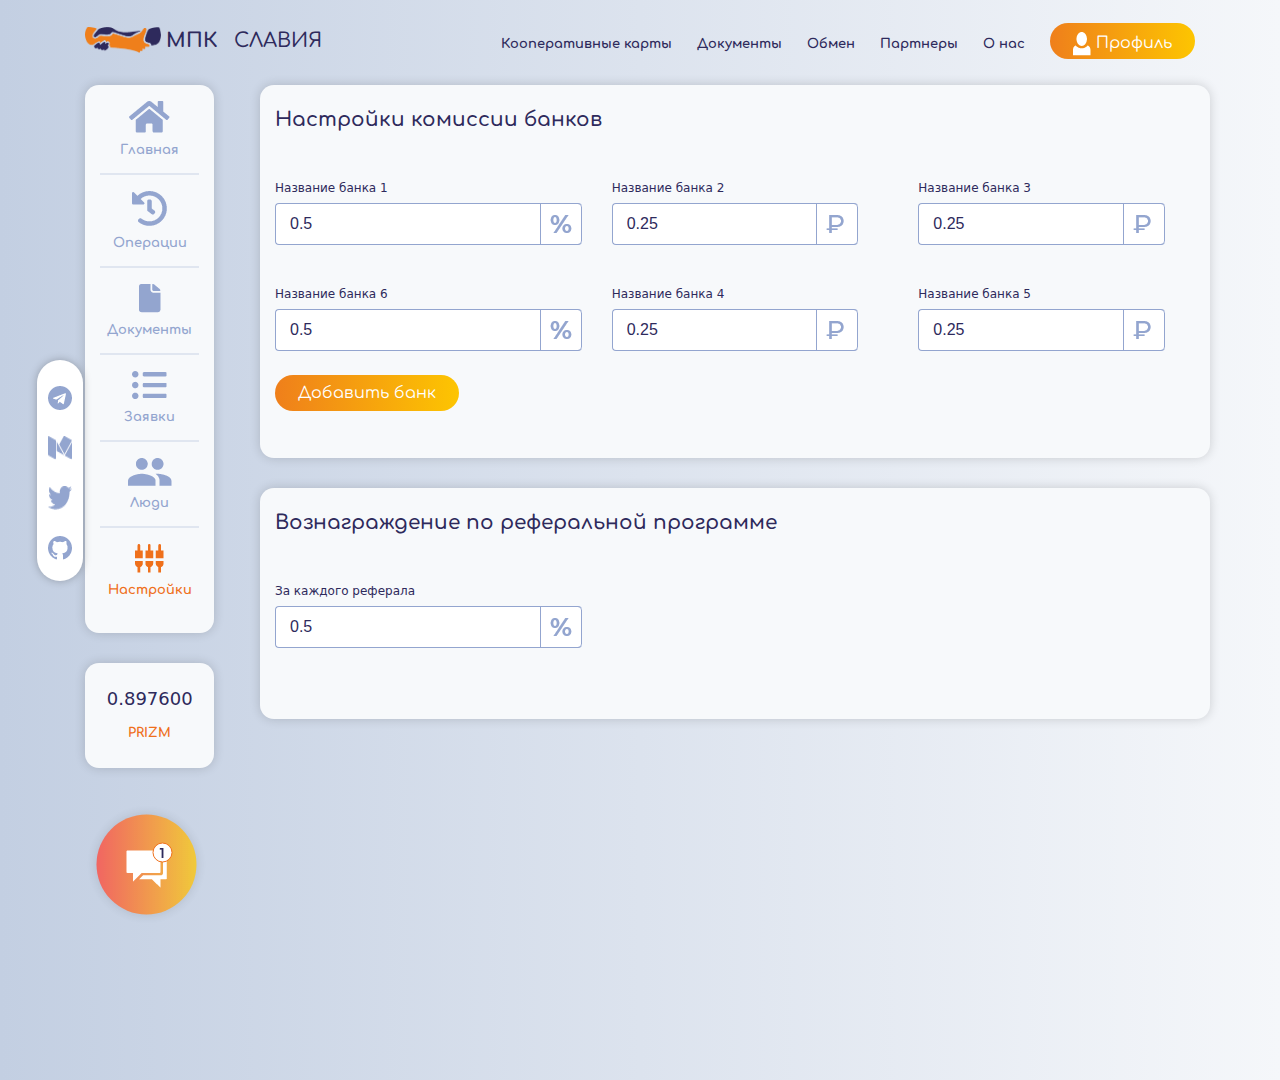
<file: slavia/profil_admin_settings.html>
<!DOCTYPE html>
<html lang="en">
<head>
  <meta charset="utf-8">
  <meta http-equiv="X-UA-Compatible" content="IE=edge">
  <meta name="viewport" content="width=device-width, initial-scale=1">

  <title>МПК СЛАВИЯ</title>
  <!-- Стильевые файлы -->
  <link href="https://fonts.googleapis.com/css?family=Comfortaa&display=swap" rel="stylesheet">
  <link href="https://fonts.googleapis.com/css?family=Montserrat&display=swap" rel="stylesheet">
  <link href="https://fonts.googleapis.com/css?family=Comfortaa:700&display=swap" rel="stylesheet">

  <link href="css/bootstrap.css" rel="stylesheet">
  <link href="css/style.css" rel="stylesheet">

</head>
<body>

  <!-- Иконки слева десктоп -->
  <div class="desctop-icons text-center " style="z-index: 5">
    <img src="img/teleg.png"><br>    
    <img src="img/medium.png"> <br>   
    <img src="img/twitter.png"><br>
    <img src="img/github.png">
  </div>
  
  <!--мобильное меню тело -->
  <div class="mobile-menu">
    <div class="container">
      <div class="row">
        <ul class="mobile-menu-ul text-left">
          <a href="coop_cards.html"><li>Кооперативные карты</li></a>
          <a href="documents.html"><li >Документы</li></a>
          <a href="exchange.html"><li >Обмен</li></a>
          <a href="partners.html"><li >Партнеры</li></a>
          <a href="about_us.html"><li >О нас</li></a>
          <a id="modal-545065" href="#modal-container-545065" role="button" class="" data-toggle="modal"><li class="btn-custom-two  text-center"><img
            src="img/profil.png" > Профиль</li></a>
          </ul>
        </div>
      </div>
    </div>
    <div class="mobile-menu-bg">

    </div>

    <div class="container">
      <div class="row">
        <!-- Шапка главной страницы -->
        <div class="col-md-12"  style="z-index: 5;">
          <div class="row">
            <div class="col-lg-4 col-9">
              <div class="row d-lg-none">
                <!--Логотип и название -->
                <img src="img/hands_logo.png" class="header-logo">
                <h3 class="header-h3" style="margin-top: 22px;">
                  <span>МПК</span> СЛАВИЯ
                </h3>
              </div>
              <div class="d-lg-block d-none">
                <!--Логотип и название -->
                <img src="img/hands_logo.png" class="header-logo">
                <h3 class="header-h3">
                  <span>МПК</span> СЛАВИЯ
                </h3>
              </div>
            </div>
            <div class="col-lg-8 col-3">
              <!-- Десктоп меню -->
              <ul class="desctop-menu text-right d-none d-lg-block">
                <a href="coop_cards.html"><li >Кооперативные карты</li></a>
                <a href="documents.html"><li >Документы</li></a>
                <a href="exchange.html"><li>Обмен</li></a>
                <a href="partners.html"><li>Партнеры</li></a>
                <a href="about_us.html"><li >О нас</li></a>
                <a id="modal-545065" href="#modal-container-545065" role="button" class="" data-toggle="modal"><li class="btn-custom-one text-center" id=""><img
                  src="img/profil_active.png"  > Профиль</li></a>
                </ul>

                <!--Мобильное меню кнопка-->
                <div class="row d-lg-none">
                  <div class="col-12 text-right">
                    <img id="burger" class="burger-ico  text-right" src="img/burger.png" status="close">
                  </div>
                </div>

              </div>
            </div>
          </div>


          <!--Кнопка чата fixed-->
          <img src="img/chat_ico.png" class="chat_ico-fixed d-lg-none">  

          <div class="d-lg-none col-md-12"  style="z-index: 4; margin-top: 10px;">
            <div class="row">
              <div class="coop_maps question-bg  ex-mob-pd col-6">
                <h1 class="ib ex-mobile-h1-num">0.897600</h1>
                <h1 class="ib ex-mobile-h1-prizm">prizm</h1>
              </div>
              <div class="col-6">
                <select class="profil-mobile-menu w-100">
                  <option>Главная</option>
                  <option>Операции</option>
                  <option>Документы</option>
                  <option>Заявки</option>
                  <option>Люди</option>
                </select>
              </div>
            </div>
          </div>
          <!--Тело главной страницы  desctop-->
          <div class="col-lg-2 left-panel d-none d-lg-block" style=" margin-top: 10px;">           
            <div class="coop_maps question-bg col-lg-12 col-md-4">
              <div class="row ">
                <div class="col-12 text-center" >
                  <a href="profil_user_index.html">
                    <div class="profil-user-menu-item w-100 text-center" >
                      <img src="img/home_dis.png">
                      <p>Главная</p>
                    </div>
                  </a>
                  <div class="profil-menu-line">
                  </div>
                  <a href="profil_user_operation.html">
                    <div class="profil-user-menu-item w-100 text-center" >
                      <img src="img/operation_dis.png">
                      <p>Операции</p>
                    </div>
                  </a>
                  <div class="profil-menu-line">
                  </div>
                  <a href="profil_user_document.html">
                    <div class="profil-user-menu-item w-100 text-center" >
                      <img src="img/document_dis.png">
                      <p>Документы</p>
                    </div>
                  </a>
                  <div class="profil-menu-line">
                  </div>
                  <a href="profil_manager_zayavki.html">
                    <div class="profil-user-menu-item w-100 text-center" >
                      <img src="img/zayavki_dis.png">
                      <p>Заявки</p>
                    </div>
                  </a>
                  <div class="profil-menu-line">
                  </div>
                  <a href="profil_people.html">
                    <div class="profil-user-menu-item w-100 text-center" >
                      <img src="img/people_dis.png">
                      <p>Люди</p>
                    </div>
                  </a>
                  <div class="profil-menu-line">
                  </div>
                  <a href="profil_user_index.html">
                    <div class="profil-user-menu-item w-100 text-center" status="active">
                      <img src="img/settings_active.png">
                      <p>Настройки</p>
                    </div>
                  </a>
                </div>
              </div>
            </div>
            <div class="coop_maps question-bg col-lg-12 col-md-4">
              <div class="row ">
                <div class="col-12 text-center" >
                  <h1 class="coin-num ">
                    0.897600
                  </h1>
                  <h1 class="coin-num-name ">
                    prizm
                  </h1>
                </div>
              </div>  
            </div>
            <div class="col-lg-12 col-md-4">
              <div class="row">
                <div class="col-12 text-center">
                  <img src="img/chat_ico.png" class="chat_ico">  
                </div>
              </div>

            </div>                   
          </div>

          <div class="col-lg-10 col-md-12"  style="z-index: 4; margin-top: 10px;">
            <div class="row">
             <div class="coop_maps question-bg col-lg-12">
              <h1 class="coop_maps-h1 ib">Настройки комиссии банков</h1>


              <div class="col-12">
                <div class="row">
                  <div class="col-lg-4 input-exchange input-custom-procent">
                    <div class="row">
                      <span>Название банка 1</span>
                      <input value="0.5" type="text" name="">
                    </div>                       
                  </div>
                  <div class="col-lg-4 input-exchange input-custom-rubl">
                    <div class="row ">
                      <span class="select-exchange">Название банка 2</span>
                      <div class="select-exchange w-100">
                        <input value="0.25" type="text" name="">
                      </div>
                    </div>
                  </div>
                  <div class="col-lg-4 input-exchange input-custom-rubl">
                    <div class="row ">
                      <span class="select-exchange">Название банка 3</span>
                      <div class="select-exchange w-100">
                        <input value="0.25" type="text" name="">
                      </div>
                    </div>
                  </div>
                  <div class="col-lg-4 input-exchange input-custom-procent">
                    <div class="row">
                      <span>Название банка 6</span>
                      <input value="0.5" type="text" name="">
                    </div>                       
                  </div>
                  <div class="col-lg-4 input-exchange input-custom-rubl">
                    <div class="row ">
                      <span class="select-exchange">Название банка 4</span>
                      <div class="select-exchange w-100">
                        <input value="0.25" type="text" name="">
                      </div>
                    </div>
                  </div>
                  <div class="col-lg-4 input-exchange input-custom-rubl">
                    <div class="row ">
                      <span class="select-exchange">Название банка 5</span>
                      <div class="select-exchange w-100">
                        <input value="0.25" type="text" name="">
                      </div>
                    </div>
                  </div>


                </div>
              </div> <br>

              <div class="col-lg-3 text-center">
                <div class="row">
                  <div class="btn-custom-one">
                    Добавить банк
                  </div>
                </div>
              </div>               
              
            </div>
            <div class="coop_maps question-bg col-lg-12">
              <h1 class="coop_maps-h1 ib">Вознаграждение по реферальной программе</h1>


              <div class="col-12">
                <div class="row">
                  <div class="col-lg-4 input-exchange input-custom-procent">
                    <div class="row">
                      <span>За каждого реферала</span>
                      <input value="0.5" type="text" name="">
                    </div>                       
                  </div>
                  


                </div>
              </div> <br>

              
            </div>
          </div>

        </div>
      </div>




    </div>
  </div>

  <!-- Scripts -->
  <script src="js/jquery.min.js"></script>
  <script src="js/bootstrap.min.js"></script>
  <script src="js/scripts.js"></script>
  <script type="js/mask.js"></script>


</body>
</html>
</file>
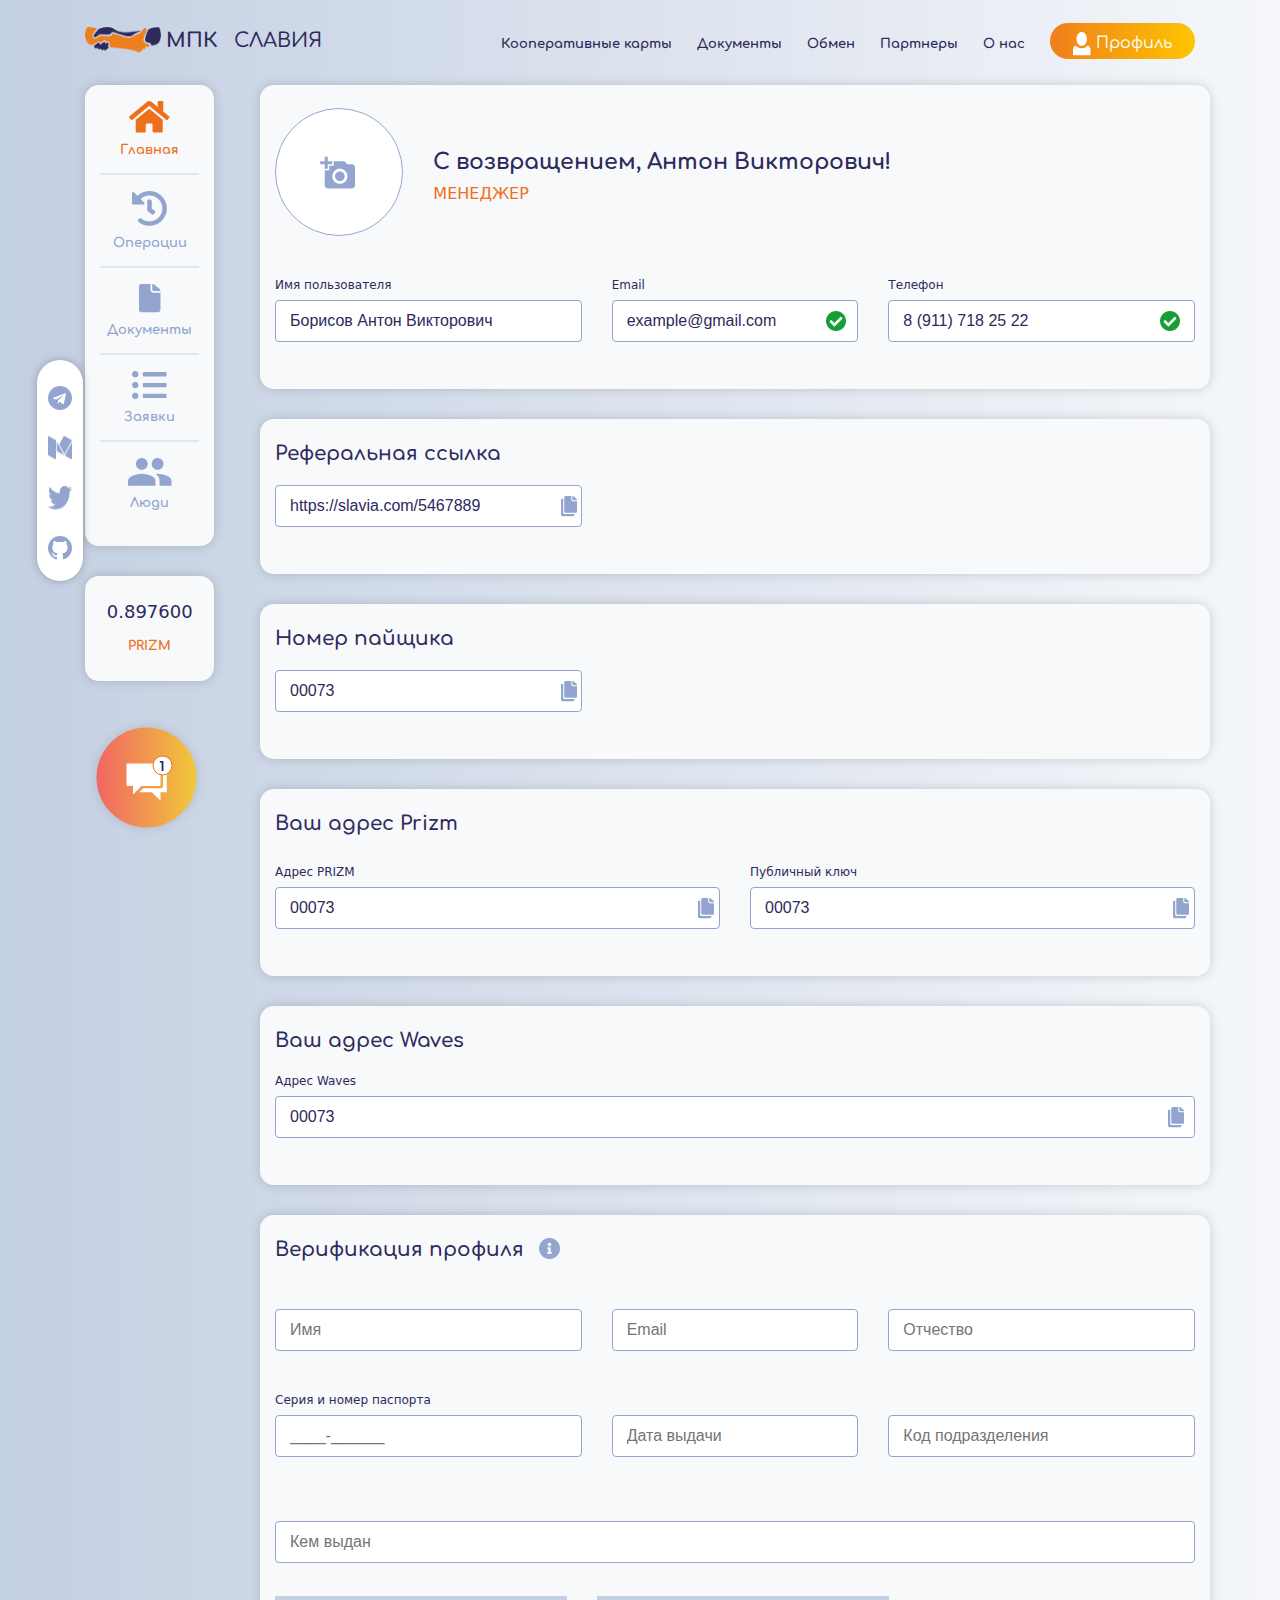
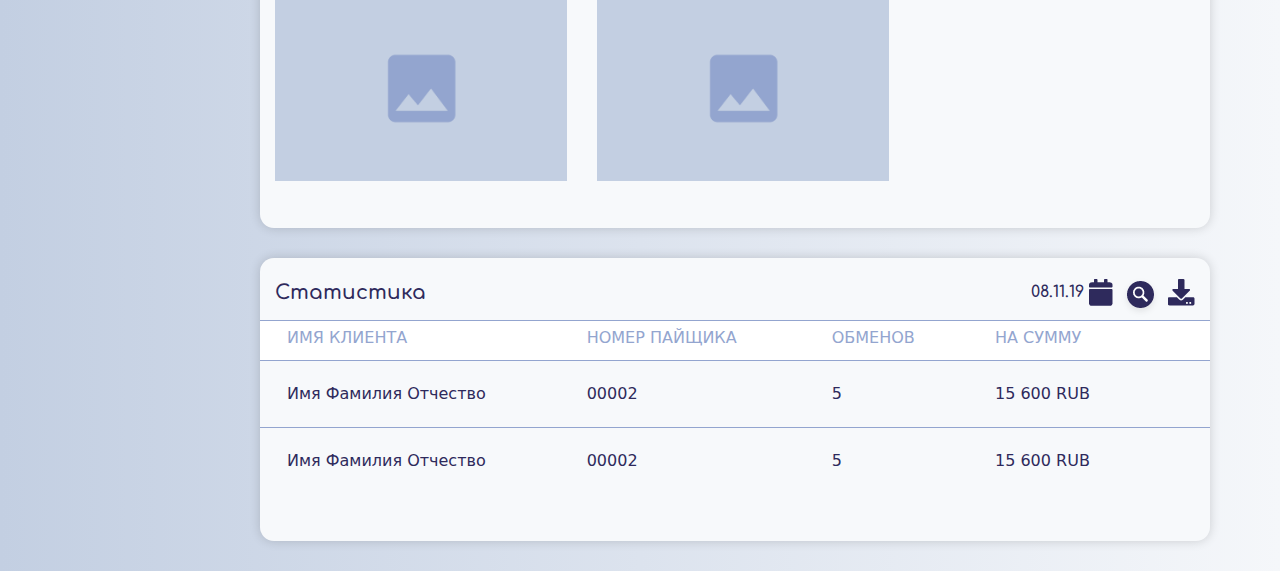
<file: slavia/profil_manager_index.html>
<!DOCTYPE html>
<html lang="en">
<head>
  <meta charset="utf-8">
  <meta http-equiv="X-UA-Compatible" content="IE=edge">
  <meta name="viewport" content="width=device-width, initial-scale=1">

  <title>МПК СЛАВИЯ</title>
  <!-- Стильевые файлы -->
  <link href="https://fonts.googleapis.com/css?family=Comfortaa&display=swap" rel="stylesheet">
  <link href="https://fonts.googleapis.com/css?family=Montserrat&display=swap" rel="stylesheet">
  <link href="https://fonts.googleapis.com/css?family=Comfortaa:700&display=swap" rel="stylesheet">

  <link href="css/bootstrap.css" rel="stylesheet">
  <link href="css/style.css" rel="stylesheet">

</head>
<body>

  <!-- Иконки слева десктоп -->
  <div class="desctop-icons text-center " style="z-index: 5">
    <img src="img/teleg.png"><br>    
    <img src="img/medium.png"> <br>   
    <img src="img/twitter.png"><br>
    <img src="img/github.png">
  </div>
  
  <!--мобильное меню тело -->
  <div class="mobile-menu">
    <div class="container">
      <div class="row">
        <ul class="mobile-menu-ul text-left">
          <a href="coop_cards.html"><li>Кооперативные карты</li></a>
          <a href="documents.html"><li >Документы</li></a>
          <a href="exchange.html"><li >Обмен</li></a>
          <a href="partners.html"><li >Партнеры</li></a>
          <a href="about_us.html"><li >О нас</li></a>
          <a id="modal-545065" href="#modal-container-545065" role="button" class="" data-toggle="modal"><li class="btn-custom-two  text-center"><img
            src="img/profil.png" > Профиль</li></a>
          </ul>
        </div>
      </div>
    </div>
    <div class="mobile-menu-bg">

    </div>

    <div class="container">
      <div class="row">
        <!-- Шапка главной страницы -->
        <div class="col-md-12"  style="z-index: 5;">
          <div class="row">
            <div class="col-lg-4 col-9">
              <div class="row d-lg-none">
                <!--Логотип и название -->
                <img src="img/hands_logo.png" class="header-logo">
                <h3 class="header-h3" style="margin-top: 22px;">
                  <span>МПК</span> СЛАВИЯ
                </h3>
              </div>
              <div class="d-lg-block d-none">
                <!--Логотип и название -->
                <img src="img/hands_logo.png" class="header-logo">
                <h3 class="header-h3">
                  <span>МПК</span> СЛАВИЯ
                </h3>
              </div>
            </div>
            <div class="col-lg-8 col-3">
              <!-- Десктоп меню -->
              <ul class="desctop-menu text-right d-none d-lg-block">
                <a href="coop_cards.html"><li >Кооперативные карты</li></a>
                <a href="documents.html"><li >Документы</li></a>
                <a href="exchange.html"><li>Обмен</li></a>
                <a href="partners.html"><li>Партнеры</li></a>
                <a href="about_us.html"><li >О нас</li></a>
                <a id="modal-545065" href="#modal-container-545065" role="button" class="" data-toggle="modal"><li class="btn-custom-one text-center" id=""><img
                  src="img/profil_active.png"  > Профиль</li></a>
                </ul>

                <!--Мобильное меню кнопка-->
                <div class="row d-lg-none">
                  <div class="col-12 text-right">
                    <img id="burger" class="burger-ico  text-right" src="img/burger.png" status="close">
                  </div>
                </div>

              </div>
            </div>
          </div>


          <!--Кнопка чата fixed-->
          <img src="img/chat_ico.png" class="chat_ico-fixed d-lg-none">  

          <div class="d-lg-none col-md-12"  style="z-index: 4; margin-top: 10px;">
            <div class="row">
              <div class="coop_maps question-bg  ex-mob-pd col-6">
                <h1 class="ib ex-mobile-h1-num">0.897600</h1>
                <h1 class="ib ex-mobile-h1-prizm">prizm</h1>
              </div>
              <div class="col-6">
                <select class="profil-mobile-menu w-100">
                  <option>Главная</option>
                  <option>Операции</option>
                  <option>Документы</option>
                  <option>Заявки</option>
                  <option>Люди</option>
                </select>
              </div>
            </div>
          </div>
          <!--Тело главной страницы  desctop-->
          <div class="col-lg-2 left-panel d-none d-lg-block" style=" margin-top: 10px;">           
            <div class="coop_maps question-bg col-lg-12 col-md-4">
              <div class="row ">
                <div class="col-12 text-center" >
                  <a href="profil_user_index.html">
                    <div class="profil-user-menu-item w-100 text-center" status="active">
                      <img src="img/home_active.png">
                      <p>Главная</p>
                    </div>
                  </a>
                  <div class="profil-menu-line">
                  </div>
                  <a href="profil_user_operation.html">
                    <div class="profil-user-menu-item w-100 text-center" >
                      <img src="img/operation_dis.png">
                      <p>Операции</p>
                    </div>
                  </a>
                  <div class="profil-menu-line">
                  </div>
                  <a href="profil_user_document.html">
                    <div class="profil-user-menu-item w-100 text-center" >
                      <img src="img/document_dis.png">
                      <p>Документы</p>
                    </div>
                  </a>
                  <div class="profil-menu-line">
                  </div>
                  <a href="profil_manager_zayavki.html">
                    <div class="profil-user-menu-item w-100 text-center" >
                      <img src="img/zayavki_dis.png">
                      <p>Заявки</p>
                    </div>
                  </a>
                  <div class="profil-menu-line">
                  </div>
                  <a href="profil_people.html">
                    <div class="profil-user-menu-item w-100 text-center" >
                      <img src="img/people_dis.png">
                      <p>Люди</p>
                    </div>
                  </a>
                </div>
              </div>
            </div>
            <div class="coop_maps question-bg col-lg-12 col-md-4">
              <div class="row ">
                <div class="col-12 text-center" >
                  <h1 class="coin-num ">
                    0.897600
                  </h1>
                  <h1 class="coin-num-name ">
                    prizm
                  </h1>
                </div>
              </div>  
            </div>
            <div class="col-lg-12 col-md-4">
              <div class="row">
                <div class="col-12 text-center">
                  <img src="img/chat_ico.png" class="chat_ico">  
                </div>
              </div>

            </div>                   
          </div>

          <div class="col-lg-10 col-md-12"  style="z-index: 4; margin-top: 10px;">
            <div class="row">
              <div class="coop_maps question-bg col-lg-12">
                <div class="row">
                  <div class="col-lg-2">
                    <!--Изображение профиля-->
                    <img src="img/profil_index_img.png" class="profil-index-img">
                  </div>
                  <div class="col-lg-10">
                    <!--Имя авторизированного пользователя -->
                    <h1 class="profil-user-h1">
                      С возвращением, Антон Викторович!
                    </h1>
                    <p class="profil-user-verification" style="color: #EF701B">МЕНЕДЖЕР</p>
                  </div>
                </div>
                <div class="col-12">
                  <div class="row">
                    <div class="col-lg-4 input-exchange">
                      <div class="row">
                        <span>Имя пользователя</span>
                        <input value="Борисов Антон Викторович" type="text" name="">
                      </div>                       
                    </div>
                    <div class="col-lg-4 input-exchange ">
                      <div class="row ">
                        <span class="select-exchange">Email</span>
                        <div class="select-exchange w-100">
                          <input value="example@gmail.com" class="verification-ok" type="email" name="">
                        </div>
                      </div>
                    </div>
                    <div class="col-lg-4 input-exchange">
                      <div class="row">
                        <span>Телефон</span>
                        <input value="8 (911) 718 25 22" class="verification-ok" type="text" name="">
                      </div>                       
                    </div>
                  </div>
                </div>                
              </div>
              <div class="coop_maps question-bg col-lg-12">
                <h1 class="coop_maps-h1">Реферальная ссылка</h1>
                <div class="col-lg-4 input-exchange  input-custom-copy">
                  <div class="row ">
                    <input placeholder="" value="https://slavia.com/5467889" type="text" name="">
                  </div>
                </div>  
              </div>   
              <div class="coop_maps question-bg col-lg-12">
                <h1 class="coop_maps-h1">Номер пайщика</h1>
                <div class="col-lg-4 input-exchange  input-custom-copy">
                  <div class="row ">
                    <input placeholder="" value="00073" type="text" name="">
                  </div>
                </div>  
              </div>   
              <div class="coop_maps question-bg col-lg-12">
                <h1 class="coop_maps-h1">Ваш адрес Prizm</h1>
                <div class="row">
                  <div class="col-lg-6 input-exchange  custom-padding input-custom-copy">
                    <div class="row ">
                      <span>Адрес PRIZM</span>
                      <input placeholder="" value="00073" type="text" name="">
                    </div>
                  </div>
                  <div class="col-lg-6 input-exchange custom-padding  input-custom-copy">
                    <div class="row ">
                      <span>Публичный ключ</span>
                      <input placeholder="" value="00073" type="text" name="">
                    </div>
                  </div>
                </div>  
              </div>   
              <div class="coop_maps question-bg col-lg-12">
                <h1 class="coop_maps-h1">Ваш адрес Waves</h1>
                <div class="col-lg-12 input-exchange  input-custom-copy">
                  <div class="row ">
                    <span>Адрес Waves</span>
                    <input placeholder="" value="00073" type="text" name="">
                  </div>
                </div>  
              </div>
              <div class="coop_maps question-bg col-lg-12">
                <h1 class="coop_maps-h1 ib">Верификация профиля</h1>
                <a id="modal-54506521" href="#modal-container-54506521" role="button" class="" data-toggle="modal"><img src="img/info.png" class="ib info-href"></a>

                <div class="col-12">
                  <div class="row">
                    <div class="col-lg-4 input-exchange">
                      <div class="row">
                        
                        <input placeholder="Имя" type="text" name="">
                      </div>                       
                    </div>
                    <div class="col-lg-4 input-exchange ">
                      <div class="row ">
                        
                        <div class="select-exchange w-100">
                          <input placeholder="Email" class="" type="email" name="">
                        </div>
                      </div>
                    </div>
                    <div class="col-lg-4 input-exchange">
                      <div class="row">
                        
                        <input placeholder="Отчество" class="" type="text" name="">
                      </div>                       
                    </div>
                  </div>
                </div>
                 <div class="col-12">
                  <div class="row">
                    <div class="col-lg-4 input-exchange">
                      <div class="row">
                        <span>Серия и номер паспорта</span>
                        <input placeholder="____-______"  type="text" name="">
                      </div>                       
                    </div>
                    <div class="col-lg-4 input-exchange ">
                      <div class="row ">
                        <span>&nbsp;</span>
                        <div class="select-exchange w-100">
                          <input placeholder="Дата выдачи" class="" type="email" name="">
                        </div>
                      </div>
                    </div>
                    <div class="col-lg-4 input-exchange">
                      <div class="row">
                        <span>&nbsp;</span>
                        <input placeholder="Код подразделения" class="" type="text" name="">
                      </div>                       
                    </div>
                    <div class="col-lg-12 input-exchange">
                      <div class="row">
                        <span>&nbsp;</span>
                        <input placeholder="Кем выдан" class="" type="text" name="">
                      </div>                       
                    </div>
                    <div class="col-lg-12 passport-photo">
                      <div class="row">
                        <div class="col-lg-4">
                          <div class="row">
                            <img src="img/zg.png">
                          </div>
                        </div>
                        <div class="col-lg-4 passport-img">
                          
                            <img class="" src="img/zg.png">
                          
                        </div>
                       

                      </div>
                    </div>
                  </div>
                </div>


              </div>
              <div class="coop_maps question-bg col-lg-12">
                <div class="row">
                  <div class="col-12">
               <h1 class="coop_maps-h1 ib">Статистика</h1>
               <div class="ib" style="float:right">
                <h1 class="coop_maps-h1 ib" style="font-size: 16px;">08.11.19</h1>
                <img src="img/calendar.png" class="ib" style="">
                <img src="img/loop.png" class="ib" style="margin-top: 10px;">
                <img src="img/donw.png" class="ib" style=" ">
               </div>
              </div>
            </div>

               <div class="row">
                <div class="table-title w-100">
                  <div class="row">
                    
                    <div class="col-4 text-left" style="padding-left: 42px;">
                      Имя клиента
                    </div>
                    <div class="col-3 text-left">
                      Номер пайщика
                    </div>
                    <div class="col-2 text-left">
                      Обменов
                    </div>
                    <div class="col-3 text-left">
                      На сумму
                    </div>
                  </div>
                </div>
                <div class="table-text w-100">
                  <div class="row">
                    <div class="col-4 text-left" style="padding-left: 42px;">
                      Имя Фамилия Отчество
                    </div>
                    <div class="col-3 text-left">
                      00002
                    </div>
                    <div class="col-2 text-left">
                      5
                    </div>
                    <div class="col-3 text-left">
                      15 600 RUB
                    </div>
                  </div>
                </div><div class="table-text w-100">
                  <div class="row">                   
                    <div class="col-4 text-left" style="padding-left: 42px;">
                      Имя Фамилия Отчество
                    </div>
                    <div class="col-3 text-left">
                      00002
                    </div>
                    <div class="col-2 text-left">
                      5
                    </div>
                    <div class="col-3 text-left">
                      15 600 RUB
                    </div>
                  </div>
                </div>
               </div>
              </div>
            </div>

          </div>



        </div>
      </div>
      

 <!--Модальное окно регистрации -->
  <div class="modal fade" id="modal-container-54506521" role="dialog" aria-labelledby="myModalLabel" aria-hidden="true">
    <div class="modal-dialog" role="document">
      <div class="modal-content text-left">          
       <div class="row">
          <div class="col-10">
            <h1 class="coop_maps-h1 ib">Верификация профиля</h1>
          </div>
          <div class="col-2">
            <button type="button" class="close ib " data-dismiss="modal">
              <span aria-hidden="true">×</span>
            </button>   
          </div>

       </div>
        
         Здесь будет видео
      </div>        
    </div>
  </div>


      <!-- Scripts -->
      <script src="js/jquery.min.js"></script>
      <script src="js/bootstrap.min.js"></script>
      <script src="js/scripts.js"></script>
      <script type="js/mask.js"></script>


    </body>
    </html>
</file>
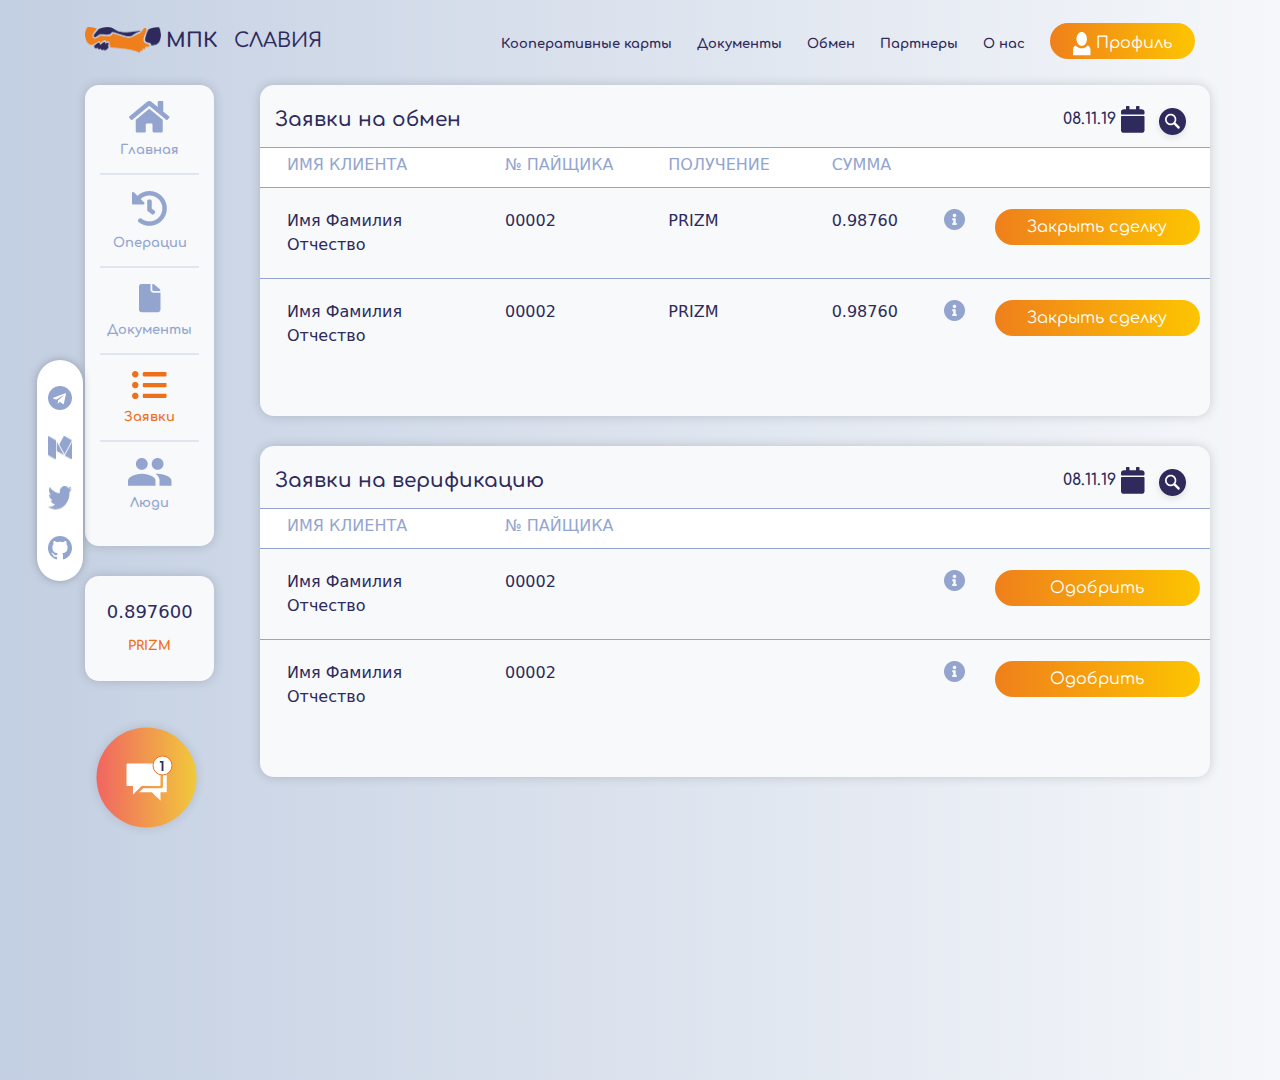
<file: slavia/profil_manager_zayavki.html>
<!DOCTYPE html>
<html lang="en">
<head>
  <meta charset="utf-8">
  <meta http-equiv="X-UA-Compatible" content="IE=edge">
  <meta name="viewport" content="width=device-width, initial-scale=1">

  <title>МПК СЛАВИЯ</title>
  <!-- Стильевые файлы -->
  <link href="https://fonts.googleapis.com/css?family=Comfortaa&display=swap" rel="stylesheet">
  <link href="https://fonts.googleapis.com/css?family=Montserrat&display=swap" rel="stylesheet">
  <link href="https://fonts.googleapis.com/css?family=Comfortaa:700&display=swap" rel="stylesheet">

  <link href="css/bootstrap.css" rel="stylesheet">
  <link href="css/style.css" rel="stylesheet">

</head>
<body>

  <!-- Иконки слева десктоп -->
  <div class="desctop-icons text-center " style="z-index: 5">
    <img src="img/teleg.png"><br>    
    <img src="img/medium.png"> <br>   
    <img src="img/twitter.png"><br>
    <img src="img/github.png">
  </div>
  
  <!--мобильное меню тело -->
  <div class="mobile-menu">
    <div class="container">
      <div class="row">
        <ul class="mobile-menu-ul text-left">
          <a href="coop_cards.html"><li>Кооперативные карты</li></a>
          <a href="documents.html"><li >Документы</li></a>
          <a href="exchange.html"><li >Обмен</li></a>
          <a href="partners.html"><li >Партнеры</li></a>
          <a href="about_us.html"><li >О нас</li></a>
          <a id="modal-545065" href="#modal-container-545065" role="button" class="" data-toggle="modal"><li class="btn-custom-two  text-center"><img
            src="img/profil.png" > Профиль</li></a>
          </ul>
        </div>
      </div>
    </div>
    <div class="mobile-menu-bg">

    </div>

    <div class="container">
      <div class="row">
        <!-- Шапка главной страницы -->
        <div class="col-md-12"  style="z-index: 5;">
          <div class="row">
            <div class="col-lg-4 col-9">
              <div class="row d-lg-none">
                <!--Логотип и название -->
                <img src="img/hands_logo.png" class="header-logo">
                <h3 class="header-h3" style="margin-top: 22px;">
                  <span>МПК</span> СЛАВИЯ
                </h3>
              </div>
              <div class="d-lg-block d-none">
                <!--Логотип и название -->
                <img src="img/hands_logo.png" class="header-logo">
                <h3 class="header-h3">
                  <span>МПК</span> СЛАВИЯ
                </h3>
              </div>
            </div>
            <div class="col-lg-8 col-3">
              <!-- Десктоп меню -->
              <ul class="desctop-menu text-right d-none d-lg-block">
                <a href="coop_cards.html"><li >Кооперативные карты</li></a>
                <a href="documents.html"><li >Документы</li></a>
                <a href="exchange.html"><li>Обмен</li></a>
                <a href="partners.html"><li>Партнеры</li></a>
                <a href="about_us.html"><li >О нас</li></a>
                <a id="modal-545065" href="#modal-container-545065" role="button" class="" data-toggle="modal"><li class="btn-custom-one text-center" id=""><img
                  src="img/profil_active.png"  > Профиль</li></a>
                </ul>

                <!--Мобильное меню кнопка-->
                <div class="row d-lg-none">
                  <div class="col-12 text-right">
                    <img id="burger" class="burger-ico  text-right" src="img/burger.png" status="close">
                  </div>
                </div>

              </div>
            </div>
          </div>


          <!--Кнопка чата fixed-->
          <img src="img/chat_ico.png" class="chat_ico-fixed d-lg-none">  

          <div class="d-lg-none col-md-12"  style="z-index: 4; margin-top: 10px;">
            <div class="row">
              <div class="coop_maps question-bg  ex-mob-pd col-6">
                <h1 class="ib ex-mobile-h1-num">0.897600</h1>
                <h1 class="ib ex-mobile-h1-prizm">prizm</h1>
              </div>
              <div class="col-6">
                <select class="profil-mobile-menu w-100">
                  <option>Главная</option>
                  <option>Операции</option>
                  <option>Документы</option>
                  <option>Заявки</option>
                  <option>Люди</option>
                </select>
              </div>
            </div>
          </div>
          <!--Тело главной страницы  desctop-->
          <div class="col-lg-2 left-panel d-none d-lg-block" style=" margin-top: 10px;">           
            <div class="coop_maps question-bg col-lg-12 col-md-4">
              <div class="row ">
                <div class="col-12 text-center" >
                  <a href="profil_user_index.html">
                    <div class="profil-user-menu-item w-100 text-center" >
                      <img src="img/home_dis.png">
                      <p>Главная</p>
                    </div>
                  </a>
                  <div class="profil-menu-line">
                  </div>
                  <a href="profil_user_operation.html">
                    <div class="profil-user-menu-item w-100 text-center" >
                      <img src="img/operation_dis.png">
                      <p>Операции</p>
                    </div>
                  </a>
                  <div class="profil-menu-line">
                  </div>
                  <a href="profil_user_document.html">
                    <div class="profil-user-menu-item w-100 text-center" >
                      <img src="img/document_dis.png">
                      <p>Документы</p>
                    </div>
                  </a>
                  <div class="profil-menu-line">
                  </div>
                  <a href="profil_manager_zayavki.html">
                    <div class="profil-user-menu-item w-100 text-center" status="active">
                      <img src="img/zayavki_active.png">
                      <p>Заявки</p>
                    </div>
                  </a>
                  <div class="profil-menu-line">
                  </div>
                  <a href="profil_people.html">
                    <div class="profil-user-menu-item w-100 text-center" >
                      <img src="img/people_dis.png">
                      <p>Люди</p>
                    </div>
                  </a>
                </div>
              </div>
            </div>
            <div class="coop_maps question-bg col-lg-12 col-md-4">
              <div class="row ">
                <div class="col-12 text-center" >
                  <h1 class="coin-num ">
                    0.897600
                  </h1>
                  <h1 class="coin-num-name ">
                    prizm
                  </h1>
                </div>
              </div>  
            </div>
            <div class="col-lg-12 col-md-4">
              <div class="row">
                <div class="col-12 text-center">
                  <img src="img/chat_ico.png" class="chat_ico">  
                </div>
              </div>

            </div>                   
          </div>

          <div class="col-lg-10 col-md-12"  style="z-index: 4; margin-top: 10px;">
            <div class="row">
              <div class="coop_maps question-bg col-lg-12">
                <div class="row">
                  <div class="col-12">
                   <h1 class="coop_maps-h1 ib">Заявки на обмен</h1>
                   <div class="ib" style="float:right">
                    <h1 class="coop_maps-h1 ib" style="font-size: 16px;">08.11.19</h1>
                    <img src="img/calendar.png" class="ib" style="">
                    <img src="img/loop.png" class="ib" style="margin-top: 10px;">
                    <!-- <img src="img/donw.png" class="ib" style=" "> -->
                  </div>
                </div>
              </div>

              <div class="row">
                <div class="table-title w-100">
                  <div class="row">

                    <div class="col-3 text-left" style="padding-left: 42px;">
                      Имя клиента
                    </div>
                    <div class="col-2 text-left">
                      № пайщика
                    </div>
                    <div class="col-2 text-left">
                      Получение
                    </div>
                    <div class="col-2 text-left">
                      Cуммa
                    </div>
                  </div>
                </div>
                <div class="table-text w-100">
                  <div class="row">
                    <div class="col-3 text-left" style="padding-left: 42px;">
                      Имя Фамилия Отчество
                    </div>
                    <div class="col-2 text-left">
                      00002
                    </div>
                    <div class="col-2 text-left">
                      PRIZM
                    </div>
                    <div class="col-2 text-left">
                      0.98760
                      <img src="img/info.png" class="info-zayavki">
                    </div>
                    <div class="col-3 text-center">
                      <div class="btn-custom-one btn-zayavki">
                        Закрыть сделку
                      </div>
                    </div>
                  </div>
                </div><div class="table-text w-100">
                  <div class="row">                   
                    <div class="col-3 text-left" style="padding-left: 42px;">
                      Имя Фамилия Отчество
                    </div>
                    <div class="col-2 text-left">
                      00002
                    </div>
                    <div class="col-2 text-left">
                      PRIZM
                    </div>
                    <div class="col-2 text-left">
                      0.98760
                      <img src="img/info.png" class="info-zayavki">
                    </div>
                    <div class="col-3 text-center">
                      <div class="btn-custom-one btn-zayavki">
                        Закрыть сделку
                      </div>
                    </div>
                  </div>
                </div>
              </div>
            </div>
                          <div class="coop_maps question-bg col-lg-12">
                <div class="row">
                  <div class="col-12">
                   <h1 class="coop_maps-h1 ib">Заявки на верификацию</h1>
                   <div class="ib" style="float:right">
                    <h1 class="coop_maps-h1 ib" style="font-size: 16px;">08.11.19</h1>
                    <img src="img/calendar.png" class="ib" style="">
                    <img src="img/loop.png" class="ib" style="margin-top: 10px;">
                    <!-- <img src="img/donw.png" class="ib" style=" "> -->
                  </div>
                </div>
              </div>

              <div class="row">
                <div class="table-title w-100">
                  <div class="row">
                    
                    <div class="col-3 text-left" style="padding-left: 42px;">
                      Имя клиента
                    </div>
                    <div class="col-2 text-left">
                      № пайщика
                    </div>
                    <div class="col-2 text-left">
                      
                    </div>
                    <div class="col-2 text-left">
                      
                    </div>
                  </div>
                </div>
                <div class="table-text w-100">
                  <div class="row">
                    <div class="col-3 text-left" style="padding-left: 42px;">
                      Имя Фамилия Отчество
                    </div>
                    <div class="col-2 text-left">
                      00002
                    </div>
                    <div class="col-2 text-left">
                      
                    </div>
                    <div class="col-2 text-right">
                     <img src="img/info.png" class="info-zayavki">
                    </div>
                    <div class="col-3 text-center">
                      <div class="btn-custom-one btn-zayavki">
                        Одобрить
                      </div>
                    </div>
                  </div>
                </div><div class="table-text w-100">
                  <div class="row">                   
                    <div class="col-3 text-left" style="padding-left: 42px;">
                      Имя Фамилия Отчество
                    </div>
                    <div class="col-2 text-left">
                      00002
                    </div>
                    <div class="col-2 text-left">
                      
                    </div>
                    <div class="col-2 text-right">
                      <img src="img/info.png" class="info-zayavki">
                    </div>
                    <div class="col-3 text-center">
                      <div class="btn-custom-one btn-zayavki">
                        Одобрить
                      </div>
                    </div>
                  </div>
                </div>
              </div>
            </div>

          </div>
        </div>



      </div>
    </div>
<a style="display: none;" id="modal-54506521" href="#modal-container-54506521" role="button" class="" data-toggle="modal">
</a>
 <!--Модальное окно регистрации -->
  <div class="modal fade" id="modal-container-54506521" role="dialog" aria-labelledby="myModalLabel" aria-hidden="true">
    <div class="modal-dialog" role="document" style="max-width: 700px; ">
      <div class="modal-content text-left" style="padding: 20px;">          
       <div class="row">
          <div class="col-10">
            <h1 class="coop_maps-h1 ib">Заявка на верификацию</h1>
          </div>

          <div class="col-2">
            <button type="button" class="close ib " data-dismiss="modal">
              <span aria-hidden="true">×</span>
            </button>   
          </div>

       </div>
       <div class="col-12">
                  <div class="row">
                    <div class="col-lg-4 input-exchange">
                      <div class="row">
                        
                        <input placeholder="Имя" type="text" name="">
                      </div>                       
                    </div>
                    <div class="col-lg-4 input-exchange ">
                      <div class="row ">
                        
                        <div class="select-exchange w-100">
                          <input placeholder="Email" class="" type="email" name="">
                        </div>
                      </div>
                    </div>
                    <div class="col-lg-4 input-exchange">
                      <div class="row">
                        
                        <input placeholder="Отчество" class="" type="text" name="">
                      </div>                       
                    </div>
                  </div>
                </div>
        <div class="col-12">
                  <div class="row">
                    <div class="col-lg-4 input-exchange">
                      <div class="row">
                        <span>Серия и номер паспорта</span>
                        <input placeholder="____-______"  type="text" name="">
                      </div>                       
                    </div>
                    <div class="col-lg-4 input-exchange ">
                      <div class="row ">
                        <span>&nbsp;</span>
                        <div class="select-exchange w-100">
                          <input placeholder="Дата выдачи" class="" type="email" name="">
                        </div>
                      </div>
                    </div>
                    <div class="col-lg-4 input-exchange">
                      <div class="row">
                        <span>&nbsp;</span>
                        <input placeholder="Код подразделения" class="" type="text" name="">
                      </div>                       
                    </div>
                    <div class="col-lg-12 input-exchange">
                      <div class="row">
                        <span>&nbsp;</span>
                        <input placeholder="Кем выдан" class="" type="text" name="">
                      </div>                       
                    </div>
                    <div class="col-lg-12 passport-photo">
                      <div class="row">
                        <div class="col-lg-4">
                          <div class="row">
                            <img src="img/zg.png">
                          </div>
                        </div>
                        <div class="col-lg-4 ">
                          <div class="row">
                            <img class="" src="img/zg.png"> 
                            </div>                       
                        </div>
                       

                      </div>
                    </div>
                  </div>
                </div>
         
      </div>        
    </div>
  </div>


    <!-- Scripts -->
    <script src="js/jquery.min.js"></script>
    <script src="js/bootstrap.min.js"></script>
    <script src="js/scripts.js"></script>
    <script type="js/mask.js"></script>
    <script type="text/javascript">
      $('.info-zayavki').click(function(){
        $('#modal-54506521').trigger('click');
      });
    </script>


  </body>
  </html>
</file>
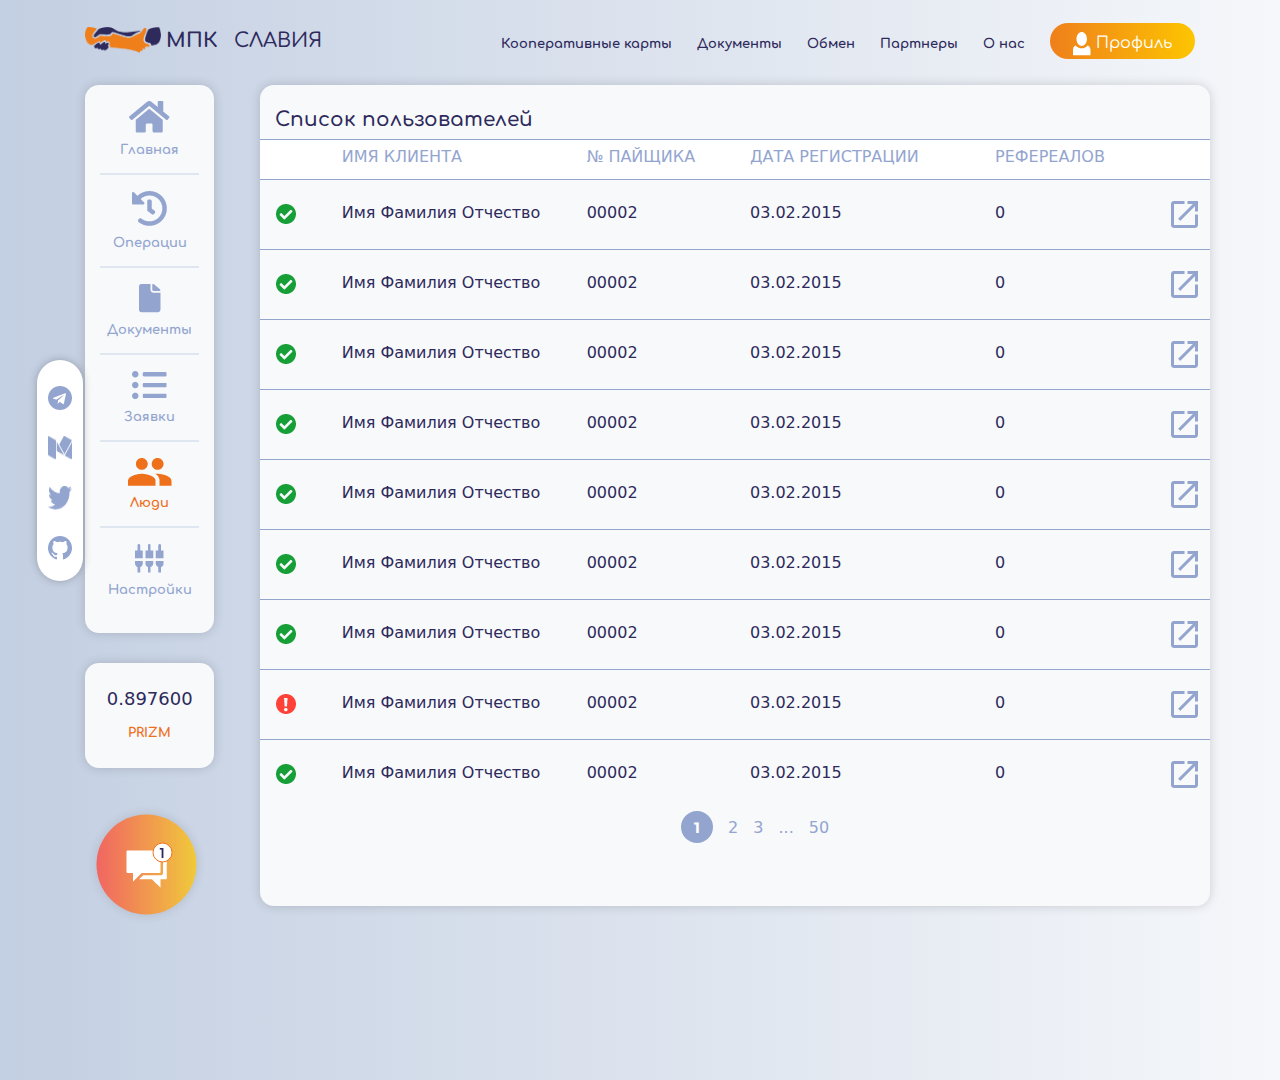
<file: slavia/profil_people.html>
<!DOCTYPE html>
<html lang="en">
<head>
  <meta charset="utf-8">
  <meta http-equiv="X-UA-Compatible" content="IE=edge">
  <meta name="viewport" content="width=device-width, initial-scale=1">

  <title>МПК СЛАВИЯ</title>
  <!-- Стильевые файлы -->
  <link href="https://fonts.googleapis.com/css?family=Comfortaa&display=swap" rel="stylesheet">
  <link href="https://fonts.googleapis.com/css?family=Montserrat&display=swap" rel="stylesheet">
  <link href="https://fonts.googleapis.com/css?family=Comfortaa:700&display=swap" rel="stylesheet">

  <link href="css/bootstrap.css" rel="stylesheet">
  <link href="css/style.css" rel="stylesheet">

</head>
<body>

  <!-- Иконки слева десктоп -->
  <div class="desctop-icons text-center " style="z-index: 5">
    <img src="img/teleg.png"><br>    
    <img src="img/medium.png"> <br>   
    <img src="img/twitter.png"><br>
    <img src="img/github.png">
  </div>
  
  <!--мобильное меню тело -->
  <div class="mobile-menu">
    <div class="container">
      <div class="row">
        <ul class="mobile-menu-ul text-left">
          <a href="coop_cards.html"><li>Кооперативные карты</li></a>
          <a href="documents.html"><li >Документы</li></a>
          <a href="exchange.html"><li >Обмен</li></a>
          <a href="partners.html"><li >Партнеры</li></a>
          <a href="about_us.html"><li >О нас</li></a>
          <a id="modal-545065" href="#modal-container-545065" role="button" class="" data-toggle="modal"><li class="btn-custom-two  text-center"><img
            src="img/profil.png" > Профиль</li></a>
          </ul>
        </div>
      </div>
    </div>
    <div class="mobile-menu-bg">

    </div>

    <div class="container">
      <div class="row">
        <!-- Шапка главной страницы -->
        <div class="col-md-12"  style="z-index: 5;">
          <div class="row">
            <div class="col-lg-4 col-9">
              <div class="row d-lg-none">
                <!--Логотип и название -->
                <img src="img/hands_logo.png" class="header-logo">
                <h3 class="header-h3" style="margin-top: 22px;">
                  <span>МПК</span> СЛАВИЯ
                </h3>
              </div>
              <div class="d-lg-block d-none">
                <!--Логотип и название -->
                <img src="img/hands_logo.png" class="header-logo">
                <h3 class="header-h3">
                  <span>МПК</span> СЛАВИЯ
                </h3>
              </div>
            </div>
            <div class="col-lg-8 col-3">
              <!-- Десктоп меню -->
              <ul class="desctop-menu text-right d-none d-lg-block">
                <a href="coop_cards.html"><li >Кооперативные карты</li></a>
                <a href="documents.html"><li >Документы</li></a>
                <a href="exchange.html"><li>Обмен</li></a>
                <a href="partners.html"><li>Партнеры</li></a>
                <a href="about_us.html"><li >О нас</li></a>
                <a id="modal-545065" href="#modal-container-545065" role="button" class="" data-toggle="modal"><li class="btn-custom-one text-center" id=""><img
                  src="img/profil_active.png"  > Профиль</li></a>
                </ul>

                <!--Мобильное меню кнопка-->
                <div class="row d-lg-none">
                  <div class="col-12 text-right">
                    <img id="burger" class="burger-ico  text-right" src="img/burger.png" status="close">
                  </div>
                </div>

              </div>
            </div>
          </div>


          <!--Кнопка чата fixed-->
          <img src="img/chat_ico.png" class="chat_ico-fixed d-lg-none">  

          <div class="d-lg-none col-md-12"  style="z-index: 4; margin-top: 10px;">
            <div class="row">
              <div class="coop_maps question-bg  ex-mob-pd col-6">
                <h1 class="ib ex-mobile-h1-num">0.897600</h1>
                <h1 class="ib ex-mobile-h1-prizm">prizm</h1>
              </div>
              <div class="col-6">
                <select class="profil-mobile-menu w-100">
                  <option>Главная</option>
                  <option>Операции</option>
                  <option>Документы</option>
                  <option>Заявки</option>
                  <option>Люди</option>
                </select>
              </div>
            </div>
          </div>
          <!--Тело главной страницы  desctop-->
          <div class="col-lg-2 left-panel d-none d-lg-block" style=" margin-top: 10px;">           
            <div class="coop_maps question-bg col-lg-12 col-md-4">
              <div class="row ">
                <div class="col-12 text-center" >
                  <a href="profil_user_index.html">
                    <div class="profil-user-menu-item w-100 text-center" >
                      <img src="img/home_dis.png">
                      <p>Главная</p>
                    </div>
                  </a>
                  <div class="profil-menu-line">
                  </div>
                  <a href="profil_user_operation.html">
                    <div class="profil-user-menu-item w-100 text-center" >
                      <img src="img/operation_dis.png">
                      <p>Операции</p>
                    </div>
                  </a>
                  <div class="profil-menu-line">
                  </div>
                  <a href="profil_user_document.html">
                    <div class="profil-user-menu-item w-100 text-center" >
                      <img src="img/document_dis.png">
                      <p>Документы</p>
                    </div>
                  </a>
                  <div class="profil-menu-line">
                  </div>
                  <a href="profil_manager_zayavki.html">
                    <div class="profil-user-menu-item w-100 text-center" >
                      <img src="img/zayavki_dis.png">
                      <p>Заявки</p>
                    </div>
                  </a>
                  <div class="profil-menu-line">
                  </div>
                  <a href="profil_user_index.html">
                    <div class="profil-user-menu-item w-100 text-center" status="active">
                      <img src="img/people_active.png">
                      <p>Люди</p>
                    </div>
                  </a>
                  <div class="profil-menu-line">
                  </div>
                  <a href="profil_admin_settings.html">
                    <div class="profil-user-menu-item w-100 text-center" >
                      <img src="img/settings_dis.png">
                      <p>Настройки</p>
                    </div>
                  </a>
                </div>
              </div>
            </div>
            <div class="coop_maps question-bg col-lg-12 col-md-4">
              <div class="row ">
                <div class="col-12 text-center" >
                  <h1 class="coin-num ">
                    0.897600
                  </h1>
                  <h1 class="coin-num-name ">
                    prizm
                  </h1>
                </div>
              </div>  
            </div>
            <div class="col-lg-12 col-md-4">
              <div class="row">
                <div class="col-12 text-center">
                  <img src="img/chat_ico.png" class="chat_ico">  
                </div>
              </div>

            </div>                   
          </div>

          <div class="col-lg-10 col-md-12"  style="z-index: 4; margin-top: 10px;">
            <div class="row">
             <div class="coop_maps question-bg col-lg-12">
               <h1 class="coop_maps-h1 ib">Список пользователей</h1>              
               <div class="row">
                <div class="table-title w-100">
                  <div class="row">
                    <div class="col-lg-1">

                    </div>
                    <div class="col-3 text-left">
                      Имя клиента
                    </div>
                    <div class="col-2 text-left">
                      № Пайщика
                    </div>
                    <div class="col-3 text-left">
                      Дата регистрации
                    </div>
                    <div class="col-2 text-left">
                      Рефереалов
                    </div>
                    <div class="col-2 text-left">
                      
                    </div>
                    
                  </div>
                </div>
                <div class="table-text w-100">
                  <div class="row">
                    <div class="col-lg-1 text-center">
                      <img src="img/verification_ok.png">
                    </div>
                    <div class="col-3 text-left">
                      Имя Фамилия Отчество
                    </div>
                    <div class="col-2 text-left">
                      00002
                    </div>
                    <div class="col-3 text-left">
                      03.02.2015
                    </div>
                    <div class="col-2 text-left">
                      0
                    </div>
                    <div class="col-1 text-center">
                      <img src="img/people_href.png">
                    </div>
                  </div>
                </div>
                <div class="table-text w-100">
                  <div class="row">
                    <div class="col-lg-1 text-center">
                      <img src="img/verification_ok.png">
                    </div>
                    <div class="col-3 text-left">
                      Имя Фамилия Отчество
                    </div>
                    <div class="col-2 text-left">
                      00002
                    </div>
                    <div class="col-3 text-left">
                      03.02.2015
                    </div>
                    <div class="col-2 text-left">
                      0
                    </div>
                    <div class="col-1 text-center">
                      <img src="img/people_href.png">
                    </div>
                  </div>
                </div>
                <div class="table-text w-100">
                  <div class="row">
                    <div class="col-lg-1 text-center">
                      <img src="img/verification_ok.png">
                    </div>
                    <div class="col-3 text-left">
                      Имя Фамилия Отчество
                    </div>
                    <div class="col-2 text-left">
                      00002
                    </div>
                    <div class="col-3 text-left">
                      03.02.2015
                    </div>
                    <div class="col-2 text-left">
                      0
                    </div>
                    <div class="col-1 text-center">
                      <img src="img/people_href.png">
                    </div>
                  </div>
                </div>
                <div class="table-text w-100">
                  <div class="row">
                    <div class="col-lg-1 text-center">
                      <img src="img/verification_ok.png">
                    </div>
                    <div class="col-3 text-left">
                      Имя Фамилия Отчество
                    </div>
                    <div class="col-2 text-left">
                      00002
                    </div>
                    <div class="col-3 text-left">
                      03.02.2015
                    </div>
                    <div class="col-2 text-left">
                      0
                    </div>
                    <div class="col-1 text-center">
                      <img src="img/people_href.png">
                    </div>
                  </div>
                </div>
                <div class="table-text w-100">
                  <div class="row">
                    <div class="col-lg-1 text-center">
                      <img src="img/verification_ok.png">
                    </div>
                    <div class="col-3 text-left">
                      Имя Фамилия Отчество
                    </div>
                    <div class="col-2 text-left">
                      00002
                    </div>
                    <div class="col-3 text-left">
                      03.02.2015
                    </div>
                    <div class="col-2 text-left">
                      0
                    </div>
                    <div class="col-1 text-center">
                      <img src="img/people_href.png">
                    </div>
                  </div>
                </div>
                <div class="table-text w-100">
                  <div class="row">
                    <div class="col-lg-1 text-center">
                      <img src="img/verification_ok.png">
                    </div>
                    <div class="col-3 text-left">
                      Имя Фамилия Отчество
                    </div>
                    <div class="col-2 text-left">
                      00002
                    </div>
                    <div class="col-3 text-left">
                      03.02.2015
                    </div>
                    <div class="col-2 text-left">
                      0
                    </div>
                    <div class="col-1 text-center">
                      <img src="img/people_href.png">
                    </div>
                  </div>
                </div>
                <div class="table-text w-100">
                  <div class="row">
                    <div class="col-lg-1 text-center">
                      <img src="img/verification_ok.png">
                    </div>
                    <div class="col-3 text-left">
                      Имя Фамилия Отчество
                    </div>
                    <div class="col-2 text-left">
                      00002
                    </div>
                    <div class="col-3 text-left">
                      03.02.2015
                    </div>
                    <div class="col-2 text-left">
                      0
                    </div>
                    <div class="col-1 text-center">
                      <img src="img/people_href.png">
                    </div>
                  </div>
                </div>
                <div class="table-text w-100">
                  <div class="row">
                    <div class="col-lg-1 text-center">
                      <img src="img/verification_bad.png">
                    </div>
                    <div class="col-3 text-left">
                      Имя Фамилия Отчество
                    </div>
                    <div class="col-2 text-left">
                      00002
                    </div>
                    <div class="col-3 text-left">
                      03.02.2015
                    </div>
                    <div class="col-2 text-left">
                      0
                    </div>
                    <div class="col-1 text-center">
                      <img src="img/people_href.png">
                    </div>
                  </div>
                </div>
                <div class="table-text w-100">
                  <div class="row">
                    <div class="col-lg-1 text-center">
                      <img src="img/verification_ok.png">
                    </div>
                    <div class="col-3 text-left">
                      Имя Фамилия Отчество
                    </div>
                    <div class="col-2 text-left">
                      00002
                    </div>
                    <div class="col-3 text-left">
                      03.02.2015
                    </div>
                    <div class="col-2 text-left">
                      0
                    </div>
                    <div class="col-1 text-center">
                      <img src="img/people_href.png">
                    </div>
                  </div>
                </div>
                <div class="w-100 text-center">
                  <ul class="people-ul">
                    <li status="active">1</li>
                    <li>2</li>
                    <li>3</li>
                    <li>...</li>
                    <li>50</li>
                  </ul>
                </div>
               </div>
              </div>
              </div>
            </div>

          </div>
        </div>



      </div>
    </div>

    <!-- Scripts -->
    <script src="js/jquery.min.js"></script>
    <script src="js/bootstrap.min.js"></script>
    <script src="js/scripts.js"></script>
    <script type="js/mask.js"></script>



  </body>
  </html>
</file>
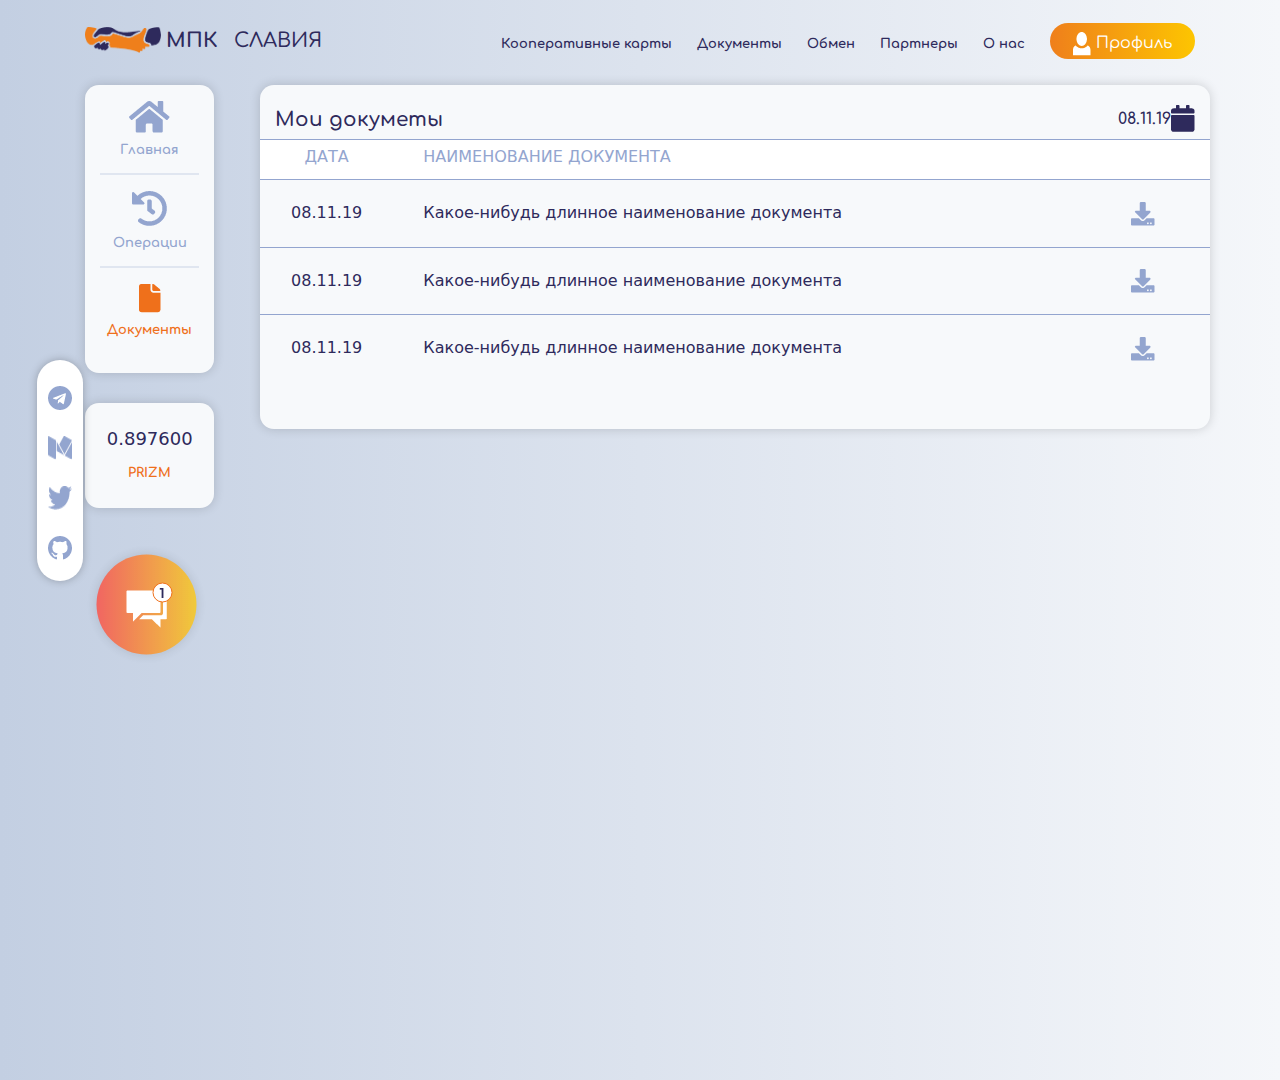
<file: slavia/profil_user_document.html>
<!DOCTYPE html>
<html lang="en">
<head>
  <meta charset="utf-8">
  <meta http-equiv="X-UA-Compatible" content="IE=edge">
  <meta name="viewport" content="width=device-width, initial-scale=1">

  <title>МПК СЛАВИЯ</title>
  <!-- Стильевые файлы -->
  <link href="https://fonts.googleapis.com/css?family=Comfortaa&display=swap" rel="stylesheet">
  <link href="https://fonts.googleapis.com/css?family=Montserrat&display=swap" rel="stylesheet">
  <link href="https://fonts.googleapis.com/css?family=Comfortaa:700&display=swap" rel="stylesheet">

  <link href="css/bootstrap.css" rel="stylesheet">
  <link href="css/style.css" rel="stylesheet">

</head>
<body>

  <!-- Иконки слева десктоп -->
  <div class="desctop-icons text-center " style="z-index: 5">
    <img src="img/teleg.png"><br>    
    <img src="img/medium.png"> <br>   
    <img src="img/twitter.png"><br>
    <img src="img/github.png">
  </div>
  
  <!--мобильное меню тело -->
  <div class="mobile-menu">
    <div class="container">
      <div class="row">
        <ul class="mobile-menu-ul text-left">
          <a href="coop_cards.html"><li>Кооперативные карты</li></a>
          <a href="documents.html"><li >Документы</li></a>
          <a href="exchange.html"><li >Обмен</li></a>
          <a href="partners.html"><li >Партнеры</li></a>
          <a href="about_us.html"><li >О нас</li></a>
          <a id="modal-545065" href="#modal-container-545065" role="button" class="" data-toggle="modal"><li class="btn-custom-two  text-center"><img
            src="img/profil.png" > Профиль</li></a>
          </ul>
        </div>
      </div>
    </div>
    <div class="mobile-menu-bg">

    </div>

    <div class="container">
      <div class="row">
        <!-- Шапка главной страницы -->
        <div class="col-md-12"  style="z-index: 5;">
          <div class="row">
            <div class="col-lg-4 col-9">
              <div class="row d-lg-none">
                <!--Логотип и название -->
                <img src="img/hands_logo.png" class="header-logo">
                <h3 class="header-h3" style="margin-top: 22px;">
                  <span>МПК</span> СЛАВИЯ
                </h3>
              </div>
              <div class="d-lg-block d-none">
                <!--Логотип и название -->
                <img src="img/hands_logo.png" class="header-logo">
                <h3 class="header-h3">
                  <span>МПК</span> СЛАВИЯ
                </h3>
              </div>
            </div>
            <div class="col-lg-8 col-3">
              <!-- Десктоп меню -->
              <ul class="desctop-menu text-right d-none d-lg-block">
                <a href="coop_cards.html"><li >Кооперативные карты</li></a>
                <a href="documents.html"><li >Документы</li></a>
                <a href="exchange.html"><li>Обмен</li></a>
                <a href="partners.html"><li>Партнеры</li></a>
                <a href="about_us.html"><li >О нас</li></a>
                <a id="modal-545065" href="#modal-container-545065" role="button" class="" data-toggle="modal"><li class="btn-custom-one text-center" id=""><img
                  src="img/profil_active.png"  > Профиль</li></a>
                </ul>

                <!--Мобильное меню кнопка-->
                <div class="row d-lg-none">
                  <div class="col-12 text-right">
                    <img id="burger" class="burger-ico  text-right" src="img/burger.png" status="close">
                  </div>
                </div>

              </div>
            </div>
          </div>


          <!--Кнопка чата fixed-->
          <img src="img/chat_ico.png" class="chat_ico-fixed d-lg-none">  

          <div class="d-lg-none col-md-12"  style="z-index: 4; margin-top: 10px;">
            <div class="row">
              <div class="coop_maps question-bg  ex-mob-pd col-6">
                <h1 class="ib ex-mobile-h1-num">0.897600</h1>
                <h1 class="ib ex-mobile-h1-prizm">prizm</h1>
              </div>
              <div class="col-6">
                <select class="profil-mobile-menu w-100">
                  <option>Главная</option>
                  <option>Операции</option>
                  <option>Документы</option>
                </select>
              </div>
            </div>
          </div>
          <!--Тело главной страницы  desctop-->
          <div class="col-lg-2 left-panel d-none d-lg-block" style=" margin-top: 10px;">           
            <div class="coop_maps question-bg col-lg-12 col-md-4">
              <div class="row ">
                <div class="col-12 text-center" >
                  <a href="profil_user_index.html">
                    <div class="profil-user-menu-item w-100 text-center" >
                      <img src="img/home_dis.png">
                      <p>Главная</p>
                    </div>
                  </a>
                  <div class="profil-menu-line">
                  </div>
                  <a href="#">
                    <div class="profil-user-menu-item w-100 text-center" >
                      <img src="img/operation_dis.png">
                      <p>Операции</p>
                    </div>
                  </a>
                  <div class="profil-menu-line">
                  </div>
                  <a href="profil_user_document.html">
                    <div class="profil-user-menu-item w-100 text-center" status="active">
                      <img src="img/documents_active.png">
                      <p>Документы</p>
                    </div>
                  </a>
                </div>
              </div>
            </div>
            <div class="coop_maps question-bg col-lg-12 col-md-4">
              <div class="row ">
                <div class="col-12 text-center" >
                  <h1 class="coin-num ">
                    0.897600
                  </h1>
                  <h1 class="coin-num-name ">
                    prizm
                  </h1>
                </div>
              </div>  
            </div>
            <div class="col-lg-12 col-md-4">
              <div class="row">
                <div class="col-12 text-center">
                  <img src="img/chat_ico.png" class="chat_ico">  
                </div>
              </div>

            </div>                   
          </div>
          <div class="col-lg-10 col-md-12"  style="z-index: 4; margin-top: 10px;">
            <div class="row">
              <div class="coop_maps question-bg col-lg-12">
               <h1 class="coop_maps-h1 ib">Мои докуметы</h1>
               <img src="img/calendar.png" class="ib" style="float: right; margin-top: 20px;">
               <h1 class="coop_maps-h1 ib" style="float: right; font-size: 16px;">08.11.19</h1>

               <div class="row">
                <div class="table-title w-100">
                  <div class="row">
                    <div class="col-2 text-center">
                      Дата
                    </div>
                    <div class="col-8 text-left">
                      Наименование документа
                    </div>
                    <div class="col-2 text-center">

                    </div>
                  </div>
                </div>
                <div class="table-text w-100">
                  <div class="row">
                    <div class="col-2 text-center">
                      08.11.19
                    </div>
                    <div class="col-8 text-left">
                      Какое-нибудь длинное наименование документа
                    </div>
                    <div class="col-2 text-center">
                                       <img src="img/don.png">
                    </div>
                  </div>
                </div>
                <div class="table-text w-100">
                  <div class="row">
                    <div class="col-2 text-center">
                      08.11.19
                    </div>
                    <div class="col-8 text-left">
                      Какое-нибудь длинное наименование документа
                    </div>
                    <div class="col-2 text-center">
                                       <img src="img/don.png">
                    </div>
                  </div>
                </div>
                <div class="table-text w-100">
                  <div class="row">
                    <div class="col-2 text-center">
                      08.11.19
                    </div>
                    <div class="col-8 text-left">
                      Какое-нибудь длинное наименование документа
                    </div>
                    <div class="col-2 text-center">
                                       <img src="img/don.png">
                    </div>
                  </div>
                </div>
               </div>
              </div>
            </div>
          </div>



        </div>
      </div>
      


      <!-- Scripts -->
      <script src="js/jquery.min.js"></script>
      <script src="js/bootstrap.min.js"></script>
      <script src="js/scripts.js"></script>
      <script type="js/mask.js"></script>


    </body>
    </html>
</file>
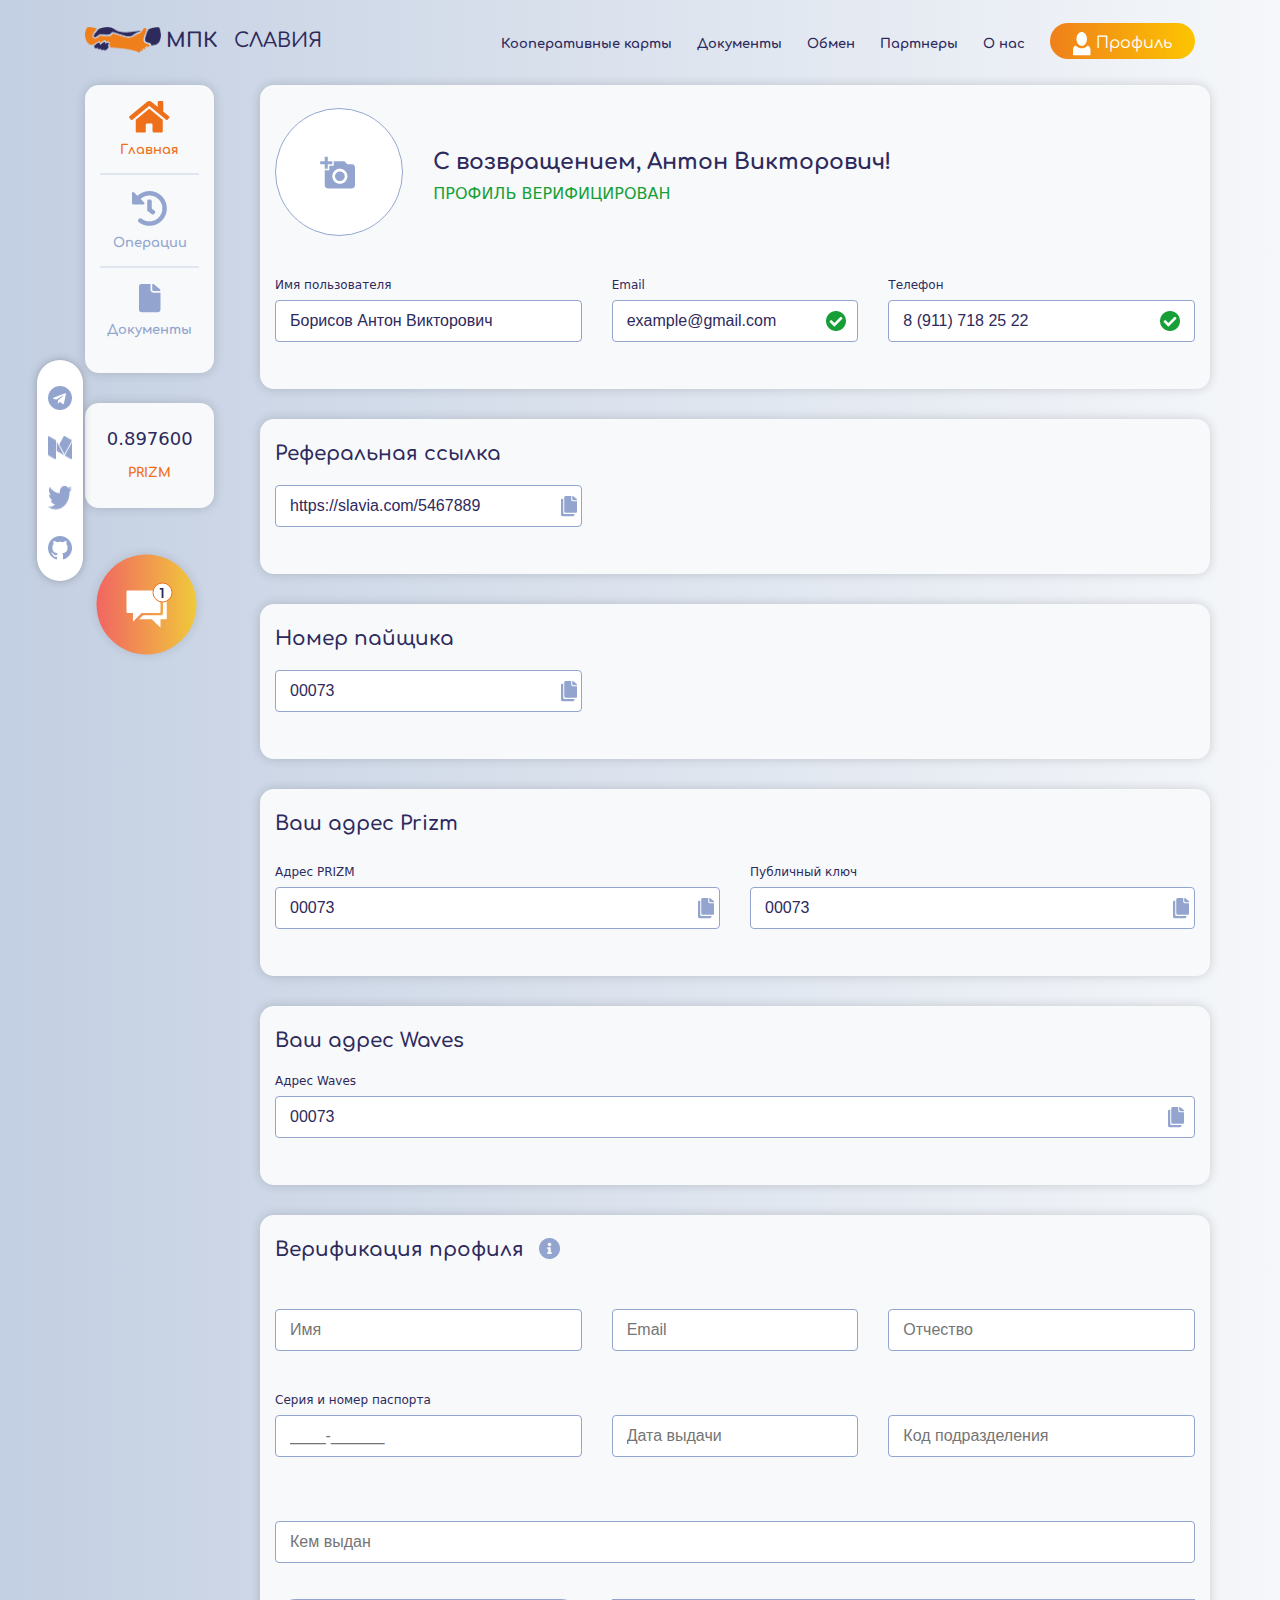
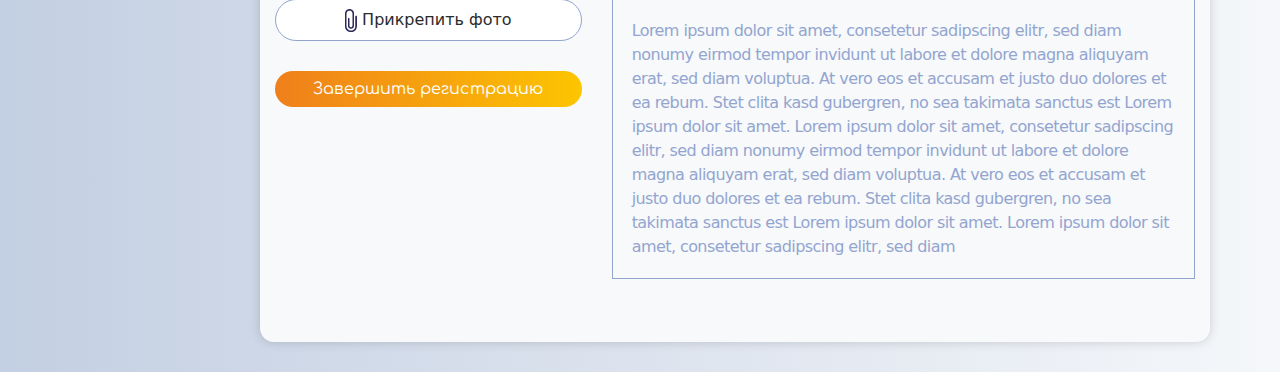
<file: slavia/profil_user_index.html>
<!DOCTYPE html>
<html lang="en">
<head>
  <meta charset="utf-8">
  <meta http-equiv="X-UA-Compatible" content="IE=edge">
  <meta name="viewport" content="width=device-width, initial-scale=1">

  <title>МПК СЛАВИЯ</title>
  <!-- Стильевые файлы -->
  <link href="https://fonts.googleapis.com/css?family=Comfortaa&display=swap" rel="stylesheet">
  <link href="https://fonts.googleapis.com/css?family=Montserrat&display=swap" rel="stylesheet">
  <link href="https://fonts.googleapis.com/css?family=Comfortaa:700&display=swap" rel="stylesheet">

  <link href="css/bootstrap.css" rel="stylesheet">
  <link href="css/style.css" rel="stylesheet">

</head>
<body>

  <!-- Иконки слева десктоп -->
  <div class="desctop-icons text-center " style="z-index: 5">
    <img src="img/teleg.png"><br>    
    <img src="img/medium.png"> <br>   
    <img src="img/twitter.png"><br>
    <img src="img/github.png">
  </div>
  
  <!--мобильное меню тело -->
  <div class="mobile-menu">
    <div class="container">
      <div class="row">
        <ul class="mobile-menu-ul text-left">
          <a href="coop_cards.html"><li>Кооперативные карты</li></a>
          <a href="documents.html"><li >Документы</li></a>
          <a href="exchange.html"><li >Обмен</li></a>
          <a href="partners.html"><li >Партнеры</li></a>
          <a href="about_us.html"><li >О нас</li></a>
          <a id="modal-545065" href="#modal-container-545065" role="button" class="" data-toggle="modal"><li class="btn-custom-two  text-center"><img
            src="img/profil.png" > Профиль</li></a>
          </ul>
        </div>
      </div>
    </div>
    <div class="mobile-menu-bg">

    </div>

    <div class="container">
      <div class="row">
        <!-- Шапка главной страницы -->
        <div class="col-md-12"  style="z-index: 5;">
          <div class="row">
            <div class="col-lg-4 col-9">
              <div class="row d-lg-none">
                <!--Логотип и название -->
                <img src="img/hands_logo.png" class="header-logo">
                <h3 class="header-h3" style="margin-top: 22px;">
                  <span>МПК</span> СЛАВИЯ
                </h3>
              </div>
              <div class="d-lg-block d-none">
                <!--Логотип и название -->
                <img src="img/hands_logo.png" class="header-logo">
                <h3 class="header-h3">
                  <span>МПК</span> СЛАВИЯ
                </h3>
              </div>
            </div>
            <div class="col-lg-8 col-3">
              <!-- Десктоп меню -->
              <ul class="desctop-menu text-right d-none d-lg-block">
                <a href="coop_cards.html"><li >Кооперативные карты</li></a>
                <a href="documents.html"><li >Документы</li></a>
                <a href="exchange.html"><li>Обмен</li></a>
                <a href="partners.html"><li>Партнеры</li></a>
                <a href="about_us.html"><li >О нас</li></a>
                <a id="modal-545065" href="#modal-container-545065" role="button" class="" data-toggle="modal"><li class="btn-custom-one text-center" id=""><img
                  src="img/profil_active.png"  > Профиль</li></a>
                </ul>

                <!--Мобильное меню кнопка-->
                <div class="row d-lg-none">
                  <div class="col-12 text-right">
                    <img id="burger" class="burger-ico  text-right" src="img/burger.png" status="close">
                  </div>
                </div>

              </div>
            </div>
          </div>


          <!--Кнопка чата fixed-->
          <img src="img/chat_ico.png" class="chat_ico-fixed d-lg-none">  

          <div class="d-lg-none col-md-12"  style="z-index: 4; margin-top: 10px;">
            <div class="row">
              <div class="coop_maps question-bg  ex-mob-pd col-6">
                <h1 class="ib ex-mobile-h1-num">0.897600</h1>
                <h1 class="ib ex-mobile-h1-prizm">prizm</h1>
              </div>
              <div class="col-6">
                <select class="profil-mobile-menu w-100">
                  <option>Главная</option>
                  <option>Операции</option>
                  <option>Документы</option>
                </select>
              </div>
            </div>
          </div>
          <!--Тело главной страницы  desctop-->
          <div class="col-lg-2 left-panel d-none d-lg-block" style=" margin-top: 10px;">           
            <div class="coop_maps question-bg col-lg-12 col-md-4">
              <div class="row ">
                <div class="col-12 text-center" >
                  <a href="profil_user_index.html">
                    <div class="profil-user-menu-item w-100 text-center" status="active">
                      <img src="img/home_active.png">
                      <p>Главная</p>
                    </div>
                  </a>
                  <div class="profil-menu-line">
                  </div>
                  <a href="profil_user_operation.html">
                    <div class="profil-user-menu-item w-100 text-center" >
                      <img src="img/operation_dis.png">
                      <p>Операции</p>
                    </div>
                  </a>
                  <div class="profil-menu-line">
                  </div>
                  <a href="profil_user_document.html">
                    <div class="profil-user-menu-item w-100 text-center" >
                      <img src="img/document_dis.png">
                      <p>Документы</p>
                    </div>
                  </a>
                </div>
              </div>
            </div>
            <div class="coop_maps question-bg col-lg-12 col-md-4">
              <div class="row ">
                <div class="col-12 text-center" >
                  <h1 class="coin-num ">
                    0.897600
                  </h1>
                  <h1 class="coin-num-name ">
                    prizm
                  </h1>
                </div>
              </div>  
            </div>
            <div class="col-lg-12 col-md-4">
              <div class="row">
                <div class="col-12 text-center">
                  <img src="img/chat_ico.png" class="chat_ico">  
                </div>
              </div>

            </div>                   
          </div>
          <div class="col-lg-10 col-md-12"  style="z-index: 4; margin-top: 10px;">
            <div class="row">
              <div class="coop_maps question-bg col-lg-12">
                <div class="row">
                  <div class="col-lg-2">
                    <!--Изображение профиля-->
                    <img src="img/profil_index_img.png" class="profil-index-img">
                  </div>
                  <div class="col-lg-10">
                    <!--Имя авторизированного пользователя -->
                    <h1 class="profil-user-h1">
                      С возвращением, Антон Викторович!
                    </h1>
                    <p class="profil-user-verification">Профиль верифицирован</p>
                  </div>
                </div>
                <div class="col-12">
                  <div class="row">
                    <div class="col-lg-4 input-exchange">
                      <div class="row">
                        <span>Имя пользователя</span>
                        <input value="Борисов Антон Викторович" type="text" name="">
                      </div>                       
                    </div>
                    <div class="col-lg-4 input-exchange ">
                      <div class="row ">
                        <span class="select-exchange">Email</span>
                        <div class="select-exchange w-100">
                          <input value="example@gmail.com" class="verification-ok" type="email" name="">
                        </div>
                      </div>
                    </div>
                    <div class="col-lg-4 input-exchange">
                      <div class="row">
                        <span>Телефон</span>
                        <input value="8 (911) 718 25 22" class="verification-ok" type="text" name="">
                      </div>                       
                    </div>
                  </div>
                </div>                
              </div>
              <div class="coop_maps question-bg col-lg-12">
                <h1 class="coop_maps-h1">Реферальная ссылка</h1>
                <div class="col-lg-4 input-exchange  input-custom-copy">
                  <div class="row ">
                    <input placeholder="" value="https://slavia.com/5467889" type="text" name="">
                  </div>
                </div>  
              </div>   
              <div class="coop_maps question-bg col-lg-12">
                <h1 class="coop_maps-h1">Номер пайщика</h1>
                <div class="col-lg-4 input-exchange  input-custom-copy">
                  <div class="row ">
                    <input placeholder="" value="00073" type="text" name="">
                  </div>
                </div>  
              </div>   
              <div class="coop_maps question-bg col-lg-12">
                <h1 class="coop_maps-h1">Ваш адрес Prizm</h1>
                <div class="row">
                  <div class="col-lg-6 input-exchange  custom-padding input-custom-copy">
                    <div class="row ">
                      <span>Адрес PRIZM</span>
                      <input placeholder="" value="00073" type="text" name="">
                    </div>
                  </div>
                  <div class="col-lg-6 input-exchange custom-padding  input-custom-copy">
                    <div class="row ">
                      <span>Публичный ключ</span>
                      <input placeholder="" value="00073" type="text" name="">
                    </div>
                  </div>
                </div>  
              </div>   
              <div class="coop_maps question-bg col-lg-12">
                <h1 class="coop_maps-h1">Ваш адрес Waves</h1>
                <div class="col-lg-12 input-exchange  input-custom-copy">
                  <div class="row ">
                    <span>Адрес Waves</span>
                    <input placeholder="" value="00073" type="text" name="">
                  </div>
                </div>  
              </div>
              <div class="coop_maps question-bg col-lg-12">
                <h1 class="coop_maps-h1 ib">Верификация профиля</h1>
                <a id="modal-54506521" href="#modal-container-54506521" role="button" class="" data-toggle="modal"><img src="img/info.png" class="ib info-href"></a>

                <div class="col-12">
                  <div class="row">
                    <div class="col-lg-4 input-exchange">
                      <div class="row">
                        
                        <input placeholder="Имя" type="text" name="">
                      </div>                       
                    </div>
                    <div class="col-lg-4 input-exchange ">
                      <div class="row ">
                        
                        <div class="select-exchange w-100">
                          <input placeholder="Email" class="" type="email" name="">
                        </div>
                      </div>
                    </div>
                    <div class="col-lg-4 input-exchange">
                      <div class="row">
                        
                        <input placeholder="Отчество" class="" type="text" name="">
                      </div>                       
                    </div>
                  </div>
                </div>
                 <div class="col-12">
                  <div class="row">
                    <div class="col-lg-4 input-exchange">
                      <div class="row">
                        <span>Серия и номер паспорта</span>
                        <input placeholder="____-______"  type="text" name="">
                      </div>                       
                    </div>
                    <div class="col-lg-4 input-exchange ">
                      <div class="row ">
                        <span>&nbsp;</span>
                        <div class="select-exchange w-100">
                          <input placeholder="Дата выдачи" class="" type="email" name="">
                        </div>
                      </div>
                    </div>
                    <div class="col-lg-4 input-exchange">
                      <div class="row">
                        <span>&nbsp;</span>
                        <input placeholder="Код подразделения" class="" type="text" name="">
                      </div>                       
                    </div>
                    <div class="col-lg-12 input-exchange">
                      <div class="row">
                        <span>&nbsp;</span>
                        <input placeholder="Кем выдан" class="" type="text" name="">
                      </div>                       
                    </div>
                    <div class="col-lg-4">
                      <div class="row">
                        <div class="skrepka w-100 text-center">
                          <img src="img/skrepka.png"> Прикрепить фото
                        </div>
                        <div class="btn-custom-one w-100 text-center" style="margin-top: 30px;">
                          Завершить регистрацию
                        </div>
                      </div>
                    </div>
                    <div class="col-lg-8">
                      <div class="row">
                        <p class="passport-text">
                          Lorem ipsum dolor sit amet, consetetur sadipscing elitr, sed diam nonumy eirmod tempor invidunt ut labore et dolore magna aliquyam erat, sed diam voluptua. At vero eos et accusam et justo duo dolores et ea rebum. Stet clita kasd gubergren, no sea takimata sanctus est Lorem ipsum dolor sit amet. Lorem ipsum dolor sit amet, consetetur sadipscing elitr, sed diam nonumy eirmod tempor invidunt ut labore et dolore magna aliquyam erat, sed diam voluptua. At vero eos et accusam et justo duo dolores et ea rebum. Stet clita kasd gubergren, no sea takimata sanctus est Lorem ipsum dolor sit amet. Lorem ipsum dolor sit amet, consetetur sadipscing elitr, sed diam
                        </p>
                      </div>
                    </div>
                  </div>
                </div>

              </div>
            </div>
          </div>



        </div>
      </div>
      

 <!--Модальное окно регистрации -->
  <div class="modal fade" id="modal-container-54506521" role="dialog" aria-labelledby="myModalLabel" aria-hidden="true">
    <div class="modal-dialog" role="document">
      <div class="modal-content text-left">          
       <div class="row">
          <div class="col-10">
            <h1 class="coop_maps-h1 ib">Верификация профиля</h1>
          </div>
          <div class="col-2">
            <button type="button" class="close ib " data-dismiss="modal">
              <span aria-hidden="true">×</span>
            </button>   
          </div>

       </div>
        
         Здесь будет видео
      </div>        
    </div>
  </div>


      <!-- Scripts -->
      <script src="js/jquery.min.js"></script>
      <script src="js/bootstrap.min.js"></script>
      <script src="js/scripts.js"></script>
      <script type="js/mask.js"></script>


    </body>
    </html>
</file>
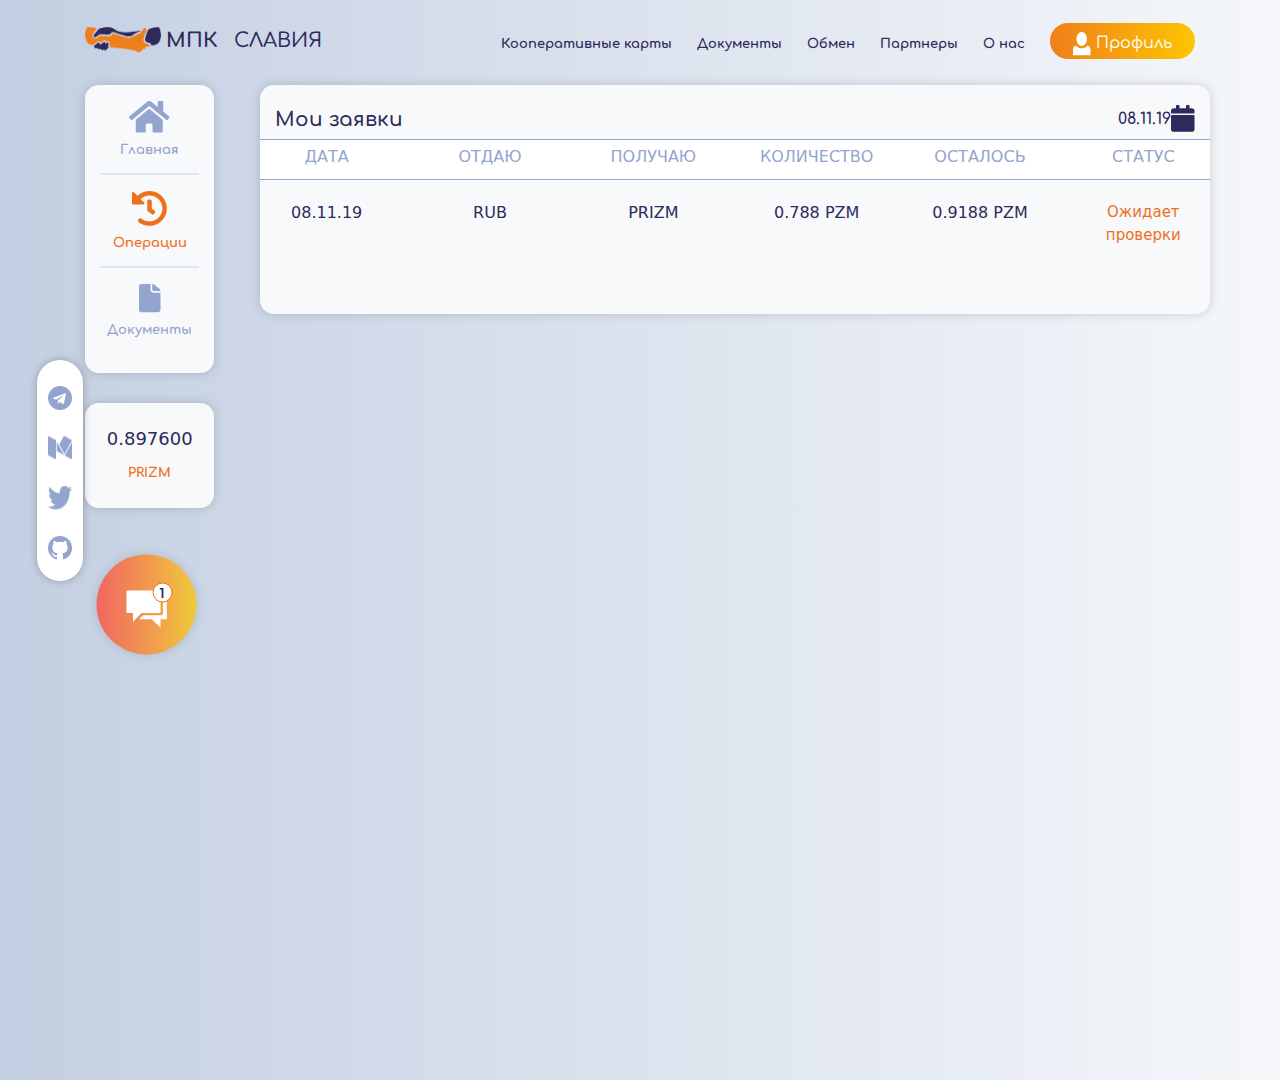
<file: slavia/profil_user_operation.html>
<!DOCTYPE html>
<html lang="en">
<head>
  <meta charset="utf-8">
  <meta http-equiv="X-UA-Compatible" content="IE=edge">
  <meta name="viewport" content="width=device-width, initial-scale=1">

  <title>МПК СЛАВИЯ</title>
  <!-- Стильевые файлы -->
  <link href="https://fonts.googleapis.com/css?family=Comfortaa&display=swap" rel="stylesheet">
  <link href="https://fonts.googleapis.com/css?family=Montserrat&display=swap" rel="stylesheet">
  <link href="https://fonts.googleapis.com/css?family=Comfortaa:700&display=swap" rel="stylesheet">

  <link href="css/bootstrap.css" rel="stylesheet">
  <link href="css/style.css" rel="stylesheet">

</head>
<body>

  <!-- Иконки слева десктоп -->
  <div class="desctop-icons text-center " style="z-index: 5">
    <img src="img/teleg.png"><br>    
    <img src="img/medium.png"> <br>   
    <img src="img/twitter.png"><br>
    <img src="img/github.png">
  </div>
  
  <!--мобильное меню тело -->
  <div class="mobile-menu">
    <div class="container">
      <div class="row">
        <ul class="mobile-menu-ul text-left">
          <a href="coop_cards.html"><li>Кооперативные карты</li></a>
          <a href="documents.html"><li >Документы</li></a>
          <a href="exchange.html"><li >Обмен</li></a>
          <a href="partners.html"><li >Партнеры</li></a>
          <a href="about_us.html"><li >О нас</li></a>
          <a id="modal-545065" href="#modal-container-545065" role="button" class="" data-toggle="modal"><li class="btn-custom-two  text-center"><img
            src="img/profil.png" > Профиль</li></a>
          </ul>
        </div>
      </div>
    </div>
    <div class="mobile-menu-bg">

    </div>

    <div class="container">
      <div class="row">
        <!-- Шапка главной страницы -->
        <div class="col-md-12"  style="z-index: 5;">
          <div class="row">
            <div class="col-lg-4 col-9">
              <div class="row d-lg-none">
                <!--Логотип и название -->
                <img src="img/hands_logo.png" class="header-logo">
                <h3 class="header-h3" style="margin-top: 22px;">
                  <span>МПК</span> СЛАВИЯ
                </h3>
              </div>
              <div class="d-lg-block d-none">
                <!--Логотип и название -->
                <img src="img/hands_logo.png" class="header-logo">
                <h3 class="header-h3">
                  <span>МПК</span> СЛАВИЯ
                </h3>
              </div>
            </div>
            <div class="col-lg-8 col-3">
              <!-- Десктоп меню -->
              <ul class="desctop-menu text-right d-none d-lg-block">
                <a href="coop_cards.html"><li >Кооперативные карты</li></a>
                <a href="documents.html"><li >Документы</li></a>
                <a href="exchange.html"><li>Обмен</li></a>
                <a href="partners.html"><li>Партнеры</li></a>
                <a href="about_us.html"><li >О нас</li></a>
                <a id="modal-545065" href="#modal-container-545065" role="button" class="" data-toggle="modal"><li class="btn-custom-one text-center" id=""><img
                  src="img/profil_active.png"  > Профиль</li></a>
                </ul>

                <!--Мобильное меню кнопка-->
                <div class="row d-lg-none">
                  <div class="col-12 text-right">
                    <img id="burger" class="burger-ico  text-right" src="img/burger.png" status="close">
                  </div>
                </div>

              </div>
            </div>
          </div>


          <!--Кнопка чата fixed-->
          <img src="img/chat_ico.png" class="chat_ico-fixed d-lg-none">  

          <div class="d-lg-none col-md-12"  style="z-index: 4; margin-top: 10px;">
            <div class="row">
              <div class="coop_maps question-bg  ex-mob-pd col-6">
                <h1 class="ib ex-mobile-h1-num">0.897600</h1>
                <h1 class="ib ex-mobile-h1-prizm">prizm</h1>
              </div>
              <div class="col-6">
                <select class="profil-mobile-menu w-100">
                  <option>Главная</option>
                  <option>Операции</option>
                  <option>Документы</option>
                </select>
              </div>
            </div>
          </div>
          <!--Тело главной страницы  desctop-->
          <div class="col-lg-2 left-panel d-none d-lg-block" style=" margin-top: 10px;">           
            <div class="coop_maps question-bg col-lg-12 col-md-4">
              <div class="row ">
                <div class="col-12 text-center" >
                  <a href="profil_user_index.html">
                    <div class="profil-user-menu-item w-100 text-center" >
                      <img src="img/home_dis.png">
                      <p>Главная</p>
                    </div>
                  </a>
                  <div class="profil-menu-line">
                  </div>
                  <a href="#">
                    <div class="profil-user-menu-item w-100 text-center" status="active">
                      <img src="img/operation_active.png">
                      <p>Операции</p>
                    </div>
                  </a>
                  <div class="profil-menu-line">
                  </div>
                  <a href="profil_user_document.html">
                    <div class="profil-user-menu-item w-100 text-center" >
                      <img src="img/document_dis.png">
                      <p>Документы</p>
                    </div>
                  </a>
                </div>
              </div>
            </div>
            <div class="coop_maps question-bg col-lg-12 col-md-4">
              <div class="row ">
                <div class="col-12 text-center" >
                  <h1 class="coin-num ">
                    0.897600
                  </h1>
                  <h1 class="coin-num-name ">
                    prizm
                  </h1>
                </div>
              </div>  
            </div>
            <div class="col-lg-12 col-md-4">
              <div class="row">
                <div class="col-12 text-center">
                  <img src="img/chat_ico.png" class="chat_ico">  
                </div>
              </div>

            </div>                   
          </div>
          <div class="col-lg-10 col-md-12"  style="z-index: 4; margin-top: 10px;">
            <div class="row">
              <div class="coop_maps question-bg col-lg-12">
               <h1 class="coop_maps-h1 ib">Мои заявки</h1>
               <img src="img/calendar.png" class="ib" style="float: right; margin-top: 20px;">
               <h1 class="coop_maps-h1 ib" style="float: right; font-size: 16px;">08.11.19</h1>

               <div class="row">
                <div class="table-title w-100">
                  <div class="row">
                    <div class="col-2 text-center">
                      Дата
                    </div>
                    <div class="col-2 text-center">
                      Отдаю
                    </div>
                    <div class="col-2 text-center">
                      Получаю
                    </div>
                    <div class="col-2 text-center">
                      КОЛИЧЕСТВО
                    </div>
                    <div class="col-2 text-center">
                      ОСТАЛОСЬ
                    </div>
                    <div class="col-2 text-center">
                        СТАТУС
                    </div>
                  </div>
                </div>
                <div class="table-text w-100">
                  <div class="row">
                    <div class="col-2 text-center">
                     08.11.19
                    </div>
                    <div class="col-2 text-center">
                      RUB
                    </div>
                    <div class="col-2 text-center">
                      PRIZM
                    </div>
                    <div class="col-2 text-center">
                      0.788 PZM
                    </div>
                    <div class="col-2 text-center">
                      0.9188 PZM
                    </div>
                    <div class="col-2 text-center" style="font-size: 15px; color: #EF701B">
                        Ожидает проверки
                    </div>
                  </div>
                </div>
               </div>
              </div>
            </div>
          </div>



        </div>
      </div>
      


      <!-- Scripts -->
      <script src="js/jquery.min.js"></script>
      <script src="js/bootstrap.min.js"></script>
      <script src="js/scripts.js"></script>
      <script type="js/mask.js"></script>


    </body>
    </html>
</file>
<file: slavia/css/style.css>
body
{
	height: 100%;
	min-height: 1080px;
	background: transparent linear-gradient(to left, #F5F7FA 0%, #C3CFE2 100%) 0% 0% no-repeat padding-box;
}
a:focus
{
	text-decoration: none;
	border: none;
}
.index-title
{
	font-weight: bold;
	font-size: 66px;
	font-family: 'Comfortaa';
	color: #2E2A5C;
	margin-top: 257px;
	word-spacing: 41px;
	padding-left: 40px;
}
.index-p
{
	color: #2E2A5C;
	font-size: 19px;
	font-family: 'Comfortaa';
	margin-top: 27px;
	padding-left: 40px;

}
.img-bg-left-bottom
{
	position: absolute;
	bottom: 0;
	left: 0;
	z-index: 0;
	max-width: 40%;
}
.img-bg-right-top
{
	position: absolute;
	top: 0;
	right: 0;
	z-index: 0;
	max-width: 40%;
}
.img-bg-center
{
	position: absolute;
	right: 0;
	top: 460px;
	z-index: 1;
}
.header-logo
{
	height: 26px;
	width: 76px;
	display: inline-block;
	margin-top: 20px;
}
.header-h3
{
	display: inline-block;
	word-spacing: 10px;
	font-size: 20px;
	color: #2E2A5C;
	font-family: 'Comfortaa';
	vertical-align: middle;
	margin-top: 30px;
}
.header-h3 span
{
	font-weight:bold;
}
.mobile-menu-ul
{
	list-style-type: none;
	margin-top: 92px;
	padding-left: 0;
}
a:hover
{
	text-decoration: none !important;
}
.mobile-menu-ul li
{
	//display: inline-block;
	margin-left: 26px;
	font: Bold  13px/14px Comfortaa;
	color: #2E2A5C;
	margin-bottom: 29px;
}
.mobile-menu-ul li:hover
{
	cursor: pointer;
}
.desctop-menu
{
	list-style-type: none;
	margin-top: 23px;
	padding-left: 0;
}
.desctop-menu li
{
	display: inline-block;
	margin-left: 20px;
	font:  Bold 13px/14px Comfortaa;
	color: #2E2A5C;
}
.desctop-menu li[status="active"],
.mobile-menu-ul li[status="active"]
{
	color: #EF701B !important;
}
.desctop-menu li:hover
{
	cursor: pointer;

}
.btn-custom-two
{
	height: 36px;
	border: 1px solid #2E2A5C;
	border-radius: 18px;
	font:  16px/18px Comfortaa !important;
	letter-spacing: 0;
	color: #2E2A5C  !important;
	opacity: 1;
	padding-top: 9px;
	padding-left: 23px;
	padding-right: 23px;
}
.btn-custom-two:hover
{
	border: 1px solid#EF701B;
	background: transparent linear-gradient(90deg, #EF7F1B 0%, #FDC501 100%) 0% 0% no-repeat padding-box;
	box-shadow: 0px 0px 10px #EF701B;
	cursor:pointer;
	color: #ffffff !important;	
}
.btn-custom-one
{
	height: 36px;
	background: transparent linear-gradient(90deg, #EF7F1B 0%, #FDC501 100%) 0% 0% no-repeat padding-box;
	border-radius: 18px;
	font:  16px/18px Comfortaa !important;
	letter-spacing: 0;
	color: #FFFFFF  !important;
	opacity: 1;
	padding-top: 9px;
	padding-left: 23px;
	padding-right: 23px;
}
.btn-custom-one:hover
{
	background: transparent linear-gradient(90deg, #EF7F1B 0%, #FDC501 100%) 0% 0% no-repeat padding-box;
	box-shadow: 0px 0px 10px #EF701B;
	cursor:pointer;
}
.index-registration:hover
{
	background: transparent linear-gradient(90deg, #EF7F1B 0%, #FDC501 100%) 0% 0% no-repeat padding-box;
	box-shadow: 0px 0px 10px #EF701B;
	cursor:pointer;
}
.index-registration
{
	float: right;
	z-index: 3;
	padding: 19px;
	width: 388px;
	height: 388px;
	border-radius: 388px;
	box-shadow: 0px 0px 39px #00000029;
	background: transparent linear-gradient(90deg, #EF7F1B 0%, #FDC501 100%) 0% 0% no-repeat padding-box;
}
.index-registration-in
{
	width: 350px;
	height: 350px;
	border-radius: 350px;
	background: transparent radial-gradient(closest-side at 50% 50%, #F5F7FA 0%, #C3CFE2 100%) 0% 0% no-repeat padding-box;
}
.index-registration-img
{
	margin-top: 114px;
}
.index-registration-p
{
	font:  25px/28px Comfortaa;
	letter-spacing: 0;
	color: #2E2A5C;
	margin-top: 41px;
}
.desctop-icons
{
	position: fixed;
	left: 37px;
	top: 40%;
	background: #FFFFFF 0% 0% no-repeat padding-box;
	box-shadow: 0px 0px 8px #00000042;
	border-radius: 23px;
	width: 46px;
	height: 221px;
}
.desctop-icons img
{
	width: 24px;
	height: 24px;
	margin-top: 26px;
}
.modal-h1
{
	text-align: left;
	font: Regular 24px/27px Comfortaa;
	letter-spacing: 0;
	color: #212529;
	opacity: 1;
	font-size: 24px;
	margin-top: 42px;
}
.input-modal
{
	max-width: 350px;
	width: 100%;
	height: 40px;
	margin-bottom: 24px;
	background: #FFFFFF 0% 0% no-repeat padding-box;
	border: 1px solid #B7B7B7;
	border-radius: 20px;
	opacity: 1;
}
.modal-form
{
	margin-top: 24px;
}
.btn-modal
{
	max-width: 350px;
	width: 100%;
	margin: auto;
	margin-bottom: 51px;
}
.burger-ico 
{
	margin-top: 22px;

}
.chat_ico-fixed
{
	position: fixed;
	max-width: 70px;
	z-index: 5;
	right: 0;
	top: 40%;
}
.mobile-menu
{
	position: absolute;
	top: 0;
	z-index: 5;
	width: 100%;
	height: 400px;
	display: none;
	background: transparent linear-gradient(180deg, #F5F7FA 0%, #C3CFE2 100%) 0% 0% no-repeat padding-box;
	box-shadow: 0px 3px 6px #00000029;
}
.mobile-menu-bg
{
	position: absolute;
	width: 100%;
	height: 100%;
	margin-top: 400px;
	z-index: 5;
	display: none;
	background: #1A1526 0% 0% no-repeat padding-box;
	opacity: 0.32;
}
.mobile-index-p
{
	font-size: 19px !important;
}
.mobile-index-tittle
{
	font-size: 50px !important;
	word-spacing: normal !important;
}
.partners-bg
{
	height: 219px;
	background: #FFFFFF 0% 0% no-repeat padding-box;
	box-shadow: 0px 0px 11px #00000029;
	border-radius: 14px;
	width: 100%;
	margin-top: 30px;
	display: flex;
	text-align: center;
}
.partners-bg:hover
{
	box-shadow: 0px 0px 21px #00000029;
	transition: 0.3s;
}
.partners-bg img
{
	max-width: 100%;
	max-height: 100%;
	margin: auto;
	vertical-align: middle;
}
.coop_maps
{
	background: #f7f9fb 0% 0% no-repeat padding-box;
	box-shadow: 0px 0px 11px #00000029;
	border-radius: 14px;
	opacity: 1;
	margin-bottom: 30px;
}
.question
{
	background: #FFFFFF 0% 0% no-repeat padding-box;
	border-radius: 20px;
	width: 100%;
	min-height: 40px;
	margin-top: 16px;
}
.question p
{
	margin-bottom: 14px;
	margin-left: 22px;
	margin-right: 22px;
	font-size: 16px;
}
.line-question
{
	height: 1px;
	//width: 100%;
	margin-top: 14px;
	margin-bottom: 14px;
	margin-left: 22px;
	margin-right: 22px;
	background: #C3CFE2;
	//border-bottom: 1px solid #C3CFE2;
}
.doc
{
	margin-top: 23px;
}
.question-bg
{
	padding-bottom: 47px;
}
.question-text
{
	display: none;
}
.question-title h1,
.question-title img
{
	display: inline-block;
	vertical-align: middle;
}
.question-title img
{
	float: right;
	padding-top: 15px;
	padding-right: 22px;

}
.question-title h1
{
	font: Medium 16px/19px Montserrat;
	letter-spacing: 0;
	color: #93A5CF;
	font-size: 16px;
	padding-left: 22px;
	padding-top: 11px;
}
.doc img
{
	display: inline-block;
}
.doc-bg
{
	margin-bottom: 47px;
}

.coin-num
{
	font-size: 18px;
	font: Medium 18px/22px Montserrat;
	letter-spacing: 0;
	color: #2E2A5C;
	padding-top: 26px;
	padding-bottom: 9px;
}
.left-panel .coop_maps
{
	padding-bottom: 20px !important;
}
.coin-num-name
{
	font: Bold 13px/14px Comfortaa;
	letter-spacing: 0;
	color: #EF701B;
	text-transform: uppercase;
}
.doc h1
{
	font: Medium 16px/19px Montserrat;
	letter-spacing: 0;
	color: #93A5CF;
	font-size: 16px;
	display: inline-block;
	padding-left: 13px;
	max-width: 80%;
	vertical-align: middle;
}
.close_ex
{
	float: right;
	padding-top: 30px;
}
.tab-ex
{
	display: none;
}
.profil-mobile-menu
{
	border: none;
	height: 62.6px;
	background: #FFFFFF 0% 0% no-repeat padding-box;
	border-radius: 4px;
	background: #f7f9fb url(../img/menu_select.png) 100% 50% no-repeat;
	-webkit-appearance: none;
	border-right: none;
	-moz-appearance: none;
	-ms-appearance: none;
	appearance: none!important;
	font: Bold 13px/14px Comfortaa;
	letter-spacing: 0;
	color: #EF701B;
}
.ex-mobile-h1-num,
.ex-mobile-h1-prizm
{
	font-size: 16px;
	margin-top: 23px;
	text-transform: uppercase;
	color: #2E2A5C;
	
}
.ex-mobile-h1-prizm
{
	color: #EF701B !important;
}
.ex-mob-pd
{
	padding-bottom: 14px !important;
}
.ib
{
	display: inline-block;
}
.coop_maps-h1
{
	font: 20px/23px Comfortaa;
	font-weight: 600;
	letter-spacing: 0;
	color: #2E2A5C;
	opacity: 1;
	font-size: 20px;
	margin-top: 23px;
}
.coop_maps-img
{
	margin-top: 37px;
	margin-bottom: 14px;
	width: 100%;
}
.chat_ico
{
	position: absolute;
	left: -5px;
}
.pryamougolnik
{
	border: 1px solid #93A5CF;
	border-radius: 4px;
	margin-top: 25px;
}
.pryamougolnik p
{
	padding-top: 14px;
	font: Regular 15px/19px Montserrat;
	letter-spacing: -0.57px;
	color: #93A5CF;
}
.pryamougolnik h3
{
	font: Regular 16px/19px Montserrat;
	letter-spacing: 0;
	color: #2E2A5C;
	font-size: 16px;
	margin-bottom: 23px;
	display: inline-block;
}
.pryamougolnik button
{
	padding-top: 4px;
	border: 1px solid #EF701B !important;
	background-color: inherit;
	margin-left: 10px;
}
.input-exchange
{
	margin-top: 40px;
}
.input-exchange input
{
	width: 100%;
	height: 42px;
	background: #FFFFFF 0% 0% no-repeat padding-box;
	border: 1px solid #93A5CF;
	border-radius: 4px;
}
.input-exchange span
{
	font: Medium 12px/15px Montserrat;
	letter-spacing: 0;
	color: #2E2A5C;
	font-size: 12px;
	margin-bottom: 6px;
}
.input-exchange select
{
	width: 100%;
	height: 42px;
	background: #FFFFFF 0% 0% no-repeat padding-box;
	border: 1px solid #93A5CF;
	border-radius: 4px;
}
.input-custom-rub input
{
	border-right: none;
	background: #ffff url(../img/rub.png) no-repeat 100% 50%;
}
.input-custom-procent input
{
	border-right: none;
	background: #fff url(../img/custom-procent.png) no-repeat 100% 50%;
}
.input-custom-rubl input
{
	border-right: none;
	background: #fff url(../img/custom-rub.png) no-repeat 100% 50%;
}
.orange-input input
{
	border: 1px solid #EF701B !important;
}
.orange-input span
{
	color: #EF701B;
	text-transform: uppercase;

}
.input-custom-prizm input
{
	border-right: none !important;
	background: #ffff url(../img/prizm.png) no-repeat 100% 50%;
}
.input-custom-waws input
{
	border-right: none !important;
	background: #ffff url(../img/waws.png) no-repeat 100% 50%;
}
.input-exchange input,
.input-exchange select
{
	padding-left: 14px;
	font: Regular 16px/19px Montserrat;
	letter-spacing: 0;
	color: #2E2A5C;
	font-size: 16px;
}
.select-exchange select,
.select-custom select
{
	-webkit-appearance: none;
	border-right: none;
	-moz-appearance: none;
	-ms-appearance: none;
	appearance: none!important;
	background: #ffff url(../img/select.png) no-repeat 100% 50%;
}
.exchange-pd
{
	margin-top: 30px;
}
.coop_maps-img img
{
	width: 100%;
}
.coop_maps-p
{
	text-align: left;
	font: Regular 17px/20px Montserrat;
	letter-spacing: -0.65px;
	color: #2E2A5C;
	margin-bottom: 37px;
}
.coop_maps-btn
{
	//max-width: 160px;
	margin-bottom: 36px;
}
.custom-padding
{
	padding-right: 30px;
	padding-left: 30px;
}
.passport-text
{
	border: 1px solid #93A5CF;
	margin-top: 36px;
	padding: 19px;
	font: Regular 15px/19px Montserrat;
	letter-spacing: -0.57px;
	color: #93A5CF;
	margin-left: 30px;
}
.skrepka
{
	background: #FFFFFF 0% 0% no-repeat padding-box;
	border: 1px solid #93A5CF;
	border-radius: 21px;
	height: 42px;
	padding-top: 8px;
	margin-top: 36px;
}
.info-href
{
	width: 21px;
	height: 21px;
	margin-left: 10px;
	margin-top: -7px;
}
.profil-user-menu-item 
{
	padding-top: 16px;
	color: #93A5CF;
	font: Bold 13px/14px Comfortaa;
	letter-spacing: 0;
}
.input-custom-copy 
{
	margin-top: 20px !important;
}
.input-custom-copy input
{
	background: #fff url(../img/custom-copy.png) no-repeat 99% 50% !important;
}
.verification-ok
{
	background: #fff url(../img/verification_ok.png) no-repeat 95% 50% !important;
}
.profil-user-verification
{
	font: Medium 12px/15px Montserrat;
	letter-spacing: 0;
	color: #179F37;
	text-transform: uppercase;
}
.profil-user-h1
{
	font: Bold 22px/24px Comfortaa;
	letter-spacing: 0;
	color: #2E2A5C;
	margin-top: 65px;
}
.profil-index-img
{
	margin-top: 23px;
}
.profil-menu-line
{
	height: 0px;
	width: 100%;
	border: 1px solid #C3CFE2;
	opacity: 0.45;
}
.profil-user-menu-item p
{
	padding-top: 10px;
}
.profil-user-menu-item[status="active"]
{
	color: #EF701B !important;
}
.btn-zayavki
{
	margin-right: 10px;
	margin-left: 0px;
}
.info-zayavki
{
	float: right;
}
.people-ul
{
	list-style: none;
}
.people-ul li
{
	display: inline-block;
	font: Medium 15px/19px Montserrat;
	letter-spacing: 0;
	color: #93A5CF;
	text-transform: uppercase;
	padding-left: 10px;
	padding-top: 7px;
}
.people-ul li[status="active"]
{
	font: Bold 15px/19px Montserrat;
	letter-spacing: 0;
	color: #FFFFFF;
	text-transform: uppercase;
	padding-left:0 !important;
	width: 32px;
	height: 32px;
	text-align: center;
	border-radius: 100%;
	background: #93A5CF 0% 0% no-repeat padding-box;
}
.table-title
{
	border: 1px solid #93A5CF;
	font: Medium 12px/15px Montserrat;
	letter-spacing: 0;
	color: #93A5CF;
	text-transform: uppercase;
	background: #ffff;
	border-right: none;
	border-bottom: none;
	border-left: none;
	height: 40px;
	padding-top: 5px;
}
.passport-photo
{
	margin-top: 33px;
}
.passport-photo img
{
	max-width: 292px;
}
/*.passport-photo .passport-img
{
	margin-left: 10px;
	}*/
	.table-text
	{

		font: Medium 17px/20px Montserrat;
		letter-spacing: 0;
		color: #2E2A5C;
		padding-top: 21px;
		border: 1px solid #93A5CF;
		border-bottom: none;
		border-right: none;
		border-left: none;
		padding-bottom: 21px;
	}
	@media screen and (max-width: 1200px)
	{
		.img-bg-center
		{
			display: none;
		}
		.desctop-menu li
		{
			margin-left: 3px !important;
		}
	}
	@media screen and (max-width: 500px)
	{
		.mobile-index-p
		{
			font-size: 16px !important;
		}
		.mobile-index-tittle
		{
			font-size: 30px !important;
			word-spacing: normal !important;
		}
		.index-registration
		{
			width: 279px !important;
			height: 279px !important;
			border-radius: 279px !important;
			padding: 14px !important;
		}
		.index-registration-img
		{
			width: 109px;
			margin-top: 96px;
		}
		.index-registration-p
		{
			font-size: 18px !important;
		}
		.index-registration-in
		{
			width: 251px !important;
			height: 251px !important;
			border-radius: 251px !important;
		}
	}
	@media screen and (max-width: 1000px)
	{
		.desctop-icons
		{
			display: none !important;
		} 
		.index-registration
		{
			float: none !important;
			margin: auto;
			margin-top: 174px;
		}
		.exchange-pd
		{
			width: 100%;
		}
	}
	@media screen and (min-width: 1000px)
	{
		.left-panel
		{
			padding-right: 4%;
		}
		.select-exchange 
		{
			padding-left: 30px;
			padding-right: 30px;
		}
		.input-pd-right
		{
			margin-right: 45px;
		}
	}
</file>
